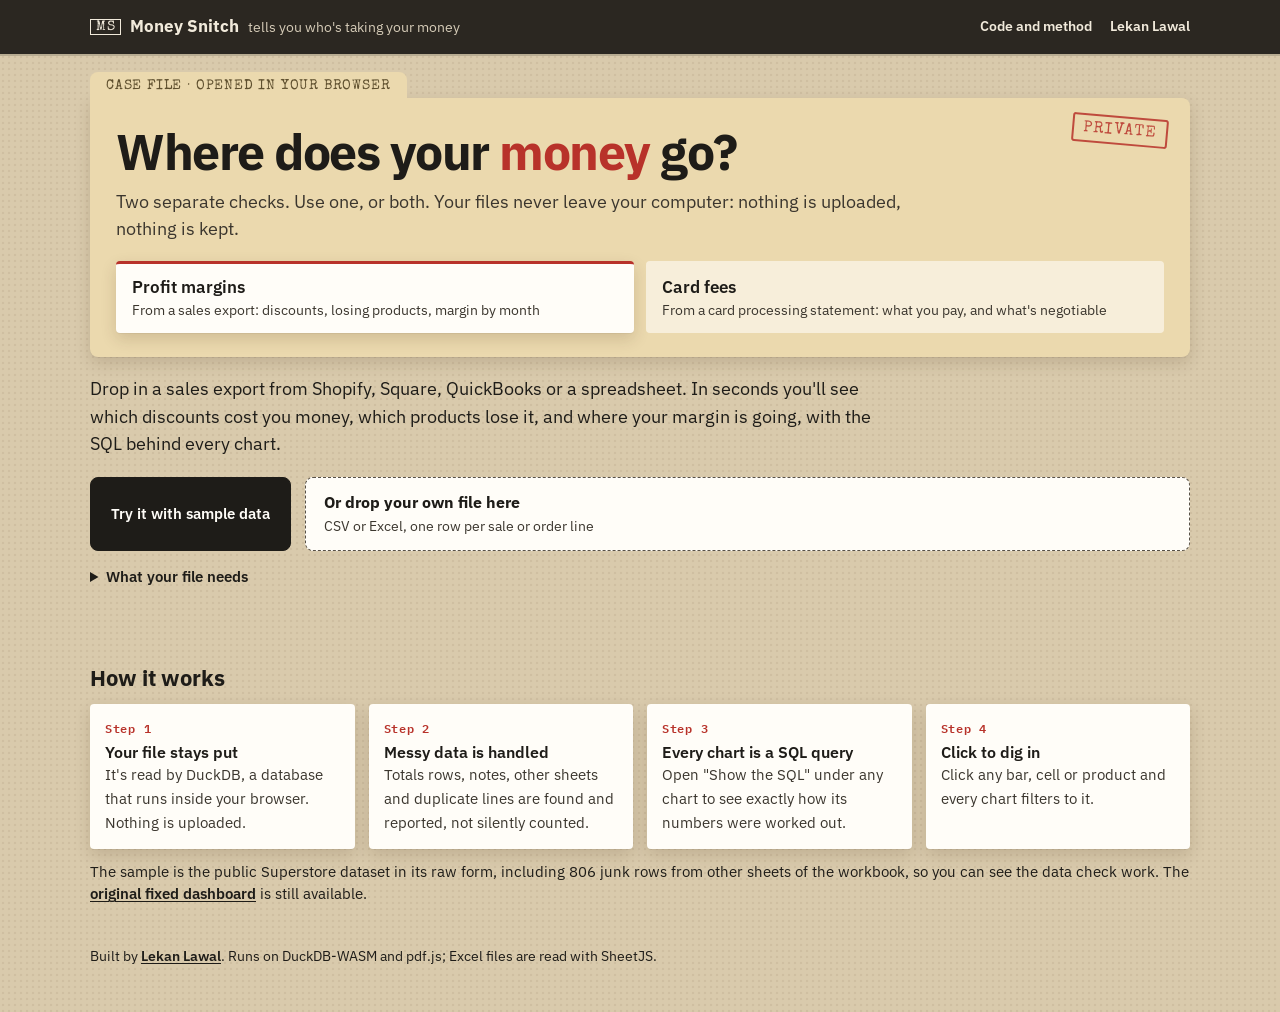
<file: index.html>
<!doctype html>
<html lang="en">
<head>
<meta charset="utf-8">
<meta name="viewport" content="width=device-width, initial-scale=1">
<title>Money Snitch | Lekan Lawal</title>
<meta name="description" content="Two checks for a small business, in your browser: drop in a sales export to see where your profit goes, or a card processing statement to see what you really pay to take cards and which part you can negotiate. Nothing is uploaded.">
<link rel="icon" href="https://lekanlawal1.github.io/portfolio-site/assets/favicon.svg" type="image/svg+xml">
<link rel="preconnect" href="https://fonts.googleapis.com">
<link rel="preconnect" href="https://fonts.gstatic.com" crossorigin>
<link href="https://fonts.googleapis.com/css2?family=IBM+Plex+Sans:wght@400;500;600;700&family=IBM+Plex+Mono:wght@500;600&family=Special+Elite&display=swap" rel="stylesheet">
<link rel="stylesheet" href="console/style.css?v=20261105">
<link rel="stylesheet" href="fees/fees.css?v=20261105">
<script src="https://lekanlawal1.github.io/portfolio-site/portfolio-bar.js" data-project="store" defer></script>
<script src="https://lekanlawal1.github.io/portfolio-site/warp.js"></script>
</head>
<body>
<nav class="topbar"><div class="in">
  <a class="brand" href="./"><i>MS</i>Money Snitch <small>tells you who's taking your money</small></a>
  <a class="pill" href="https://github.com/lekanlawal1/project1-bi-dashboard">Code and method</a>
  <a class="home" href="https://lekanlawal1.github.io/portfolio-site/#superstore">Lekan Lawal</a>
</div></nav>
<div class="band"></div>

<main class="wrap">
  <header class="hero">
    <span class="eyebrow">Case file · opened in your browser</span>
    <span class="stamp" aria-hidden="true">Private</span>
    <h1>Where does your <span class="hl">money</span> go?</h1>
    <p class="lead">Two separate checks. Use one, or both. Your files never leave your computer: nothing is uploaded, nothing is kept.</p>
    <div class="tabs" role="tablist" aria-label="Choose a check">
      <button type="button" role="tab" id="tab-margin" aria-controls="pane-margin" aria-selected="true">
        <b>Profit margins</b><span>From a sales export: discounts, losing products, margin by month</span></button>
      <button type="button" role="tab" id="tab-fees" aria-controls="pane-fees" aria-selected="false" tabindex="-1">
        <b>Card fees</b><span>From a card processing statement: what you pay, and what's negotiable</span></button>
    </div>
  </header>

  <!-- ============================================================ tab 1: margins -->
  <section id="pane-margin" role="tabpanel" aria-labelledby="tab-margin">
    <p class="lead">Drop in a sales export from Shopify, Square, QuickBooks or a spreadsheet. In seconds you'll see which
      discounts cost you money, which products lose it, and where your margin is going, with the SQL behind every chart.</p>
    <div class="start">
      <button type="button" class="btn primary" id="sample">Try it with sample data</button>
      <label class="drop" id="drop">
        <input type="file" id="file" accept=".csv,.xlsx,.xls,text/csv">
        <b>Or drop your own file here</b><span>CSV or Excel, one row per sale or order line</span>
      </label>
    </div>
    <details class="needs">
      <summary>What your file needs</summary>
      <div class="needs-body">
        <p><b>Required:</b> one row per sale or order line, with an <b>order date</b> and a <b>sales amount</b>.</p>
        <p><b>Each extra column unlocks more:</b></p>
        <ul>
          <li><b>Profit</b> or <b>cost</b>: margins and the products that lose money</li>
          <li><b>Discount</b> (a rate like 0.2, or a dollar amount): where discounting stops paying</li>
          <li><b>Category</b>, <b>product</b>, <b>region</b>: the breakdowns and the heatmap</li>
          <li><b>Quantity</b>, <b>customer</b>, <b>order ID</b>: used where they help</li>
        </ul>
        <p>Exports from Shopify, Square, Clover and QuickBooks work as they are; the column names don't need to match.
          For Excel files, the first sheet is read.</p>
        <a class="btn small" href="sample/money-snitch-template.csv" download>Download a template (CSV)</a>
      </div>
    </details>
    <p class="status" id="status" role="status"></p>

    <!-- step 2: confirm the columns -->
    <section class="panel" id="mapping" hidden>
      <h2>Which column is which?</h2>
      <p class="sub">From <b id="map-file"></b>. These are my best guesses: check them, change any that are wrong, then build
        your dashboard. Only the order date and sales are required.</p>
      <p class="map-summary" id="map-summary"></p>
      <div class="map-head" aria-hidden="true"><span></span><span>Your column</span><span></span><span>Becomes</span></div>
      <div class="map-grid" id="map-rows"></div>
      <div class="map-opts">
        <label>Date format <select id="date-format"></select></label>
        <span id="opt-discount" hidden>The discount column is
          <label><input type="radio" name="dk" value="rate" checked> a percentage or rate</label>
          <label><input type="radio" name="dk" value="amount"> a dollar amount</label></span>
        <span id="opt-cost" hidden>The cost column is
          <label><input type="radio" name="ck" value="total" checked> the total for the line</label>
          <label><input type="radio" name="ck" value="unit"> per unit (times quantity)</label></span>
      </div>
      <p class="warn" id="map-warn"></p>
      <button type="button" class="btn primary" id="build">Build my dashboard</button>
    </section>

    <!-- step 3: the dashboard -->
    <section id="dash" hidden>
      <div class="check" id="check"></div>
      <div class="both" id="both-margin" hidden></div>
      <div class="filters">
        <div class="range">
          <label>From <select id="from"></select></label>
          <label>to <select id="to"></select></label>
          <span class="presets"><button type="button" data-preset="0">All</button><button type="button" data-preset="12">Last 12 months</button><button type="button" data-preset="3">Last 3 months</button></span>
        </div>
        <div class="chips" id="chips"></div>
      </div>
      <div class="kpis" id="kpis"></div>
      <div class="findings" id="findings"></div>
      <div class="grid">
        <article class="card wide" id="c-monthly"></article>
        <article class="card" id="c-discount"></article>
        <article class="card" id="c-category"></article>
        <article class="card wide" id="c-heatmap"></article>
        <article class="card wide" id="c-pareto"></article>
        <article class="card wide" id="c-losers"></article>
      </div>
    </section>

    <section class="how">
      <h2>How it works</h2>
      <div class="steps">
        <div><i>1</i><b>Your file stays put</b><span>It's read by DuckDB, a database that runs inside your browser. Nothing is uploaded.</span></div>
        <div><i>2</i><b>Messy data is handled</b><span>Totals rows, notes, other sheets and duplicate lines are found and reported, not silently counted.</span></div>
        <div><i>3</i><b>Every chart is a SQL query</b><span>Open "Show the SQL" under any chart to see exactly how its numbers were worked out.</span></div>
        <div><i>4</i><b>Click to dig in</b><span>Click any bar, cell or product and every chart filters to it.</span></div>
      </div>
      <p class="note">The sample is the public Superstore dataset in its raw form, including 806 junk rows from other
        sheets of the workbook, so you can see the data check work. The <a href="dashboard/">original fixed dashboard</a>
        is still available.</p>
    </section>
  </section>

  <!-- ============================================================ tab 2: card fees -->
  <section id="pane-fees" role="tabpanel" aria-labelledby="tab-fees" hidden>
    <p class="lead">Drop in the monthly statement from your card processor (the PDF you download from their website), from the US or Canada.
      Every fee is checked: the statement has to add up to the cent, each interchange line is compared with the card
      networks' published rates, and every dollar is sorted into who got it. Only the processor's share is negotiable.</p>
    <div class="start">
      <div class="sample-pair">
        <button type="button" class="btn primary" id="fee-sample" data-fee-sample="sample/sample_statement.pdf" data-label="US sample statement">Try a US sample</button>
        <button type="button" class="btn" id="fee-sample-ca" data-fee-sample="sample/sample_statement_ca.pdf" data-label="Canadian sample statement">Try a Canadian sample</button>
        <button type="button" class="btn" id="fee-sample-other" data-fee-sample="sample/sample_statement_other.pdf" data-label="unfamiliar-layout sample">Try an unfamiliar layout</button>
      </div>
      <label class="drop" id="fee-drop">
        <input type="file" id="fee-file" accept=".pdf,application/pdf">
        <b>Or drop your statement here</b><span>PDF from any processor, US or Canada. Unfamiliar layouts are read by matching their own totals.</span>
      </label>
    </div>
    <p class="status" id="fee-status" role="status"></p>

    <section id="fee-dash" hidden>
      <div class="fee-summary" id="fee-summary"></div>
      <div class="both" id="both-fees" hidden></div>
      <div class="grid">
        <article class="card wide" id="f-split"></article>
        <article class="card wide" id="f-findings"></article>
        <article class="card" id="f-checks"></article>
        <article class="card" id="f-brands"></article>
        <article class="card wide" id="f-rates"></article>
        <article class="card wide" id="f-lines"></article>
        <article class="card" id="f-whatif"></article>
        <article class="card" id="f-days"></article>
      </div>
    </section>

    <section class="panel" id="quick">
      <h2>Quick check, for any statement</h2>
      <p class="sub">If your statement's layout isn't supported yet, two numbers from its summary still tell you your real rate. Drop it in above and the checker fills these in from its labelled totals for you to confirm.</p>
      <div class="quick-grid">
        <label>Card sales this month <span class="money-in"><i>$</i><input id="q-sales" inputmode="decimal" placeholder="e.g. 48,250.00"></span></label>
        <label>Total fees this month <span class="money-in"><i>$</i><input id="q-fees" inputmode="decimal" placeholder="e.g. 1,390.75"></span></label>
        <label>Interchange and card-network fees, if listed <span class="money-in"><i>$</i><input id="q-pass" inputmode="decimal" placeholder="optional"></span></label>
      </div>
      <div class="q-found" id="q-found" hidden></div>
      <p class="quick-out" id="q-out" aria-live="polite"></p>
    </section>

    <section class="how">
      <h2>How it works</h2>
      <div class="steps">
        <div><i>1</i><b>Your statement stays put</b><span>The PDF is read by pdf.js inside your browser. Nothing is uploaded or stored.</span></div>
        <div><i>2</i><b>It has to add up</b><span>Every fee line must match the statement's own totals to the cent, or no results are shown. That's also how unfamiliar layouts are read: the reader looks for the sections that add up exactly to the printed fee total.</span></div>
        <div><i>3</i><b>Checked against published rates</b><span>Each interchange line is compared with Visa's, Mastercard's and Amex's published rates for that program.</span></div>
        <div><i>4</i><b>Who got each dollar</b><span>Every fee is sorted, by written rules you can read, into card-issuing bank, card network or your processor.</span></div>
      </div>
      <p class="note">The samples are made-up businesses' statements in the same layouts as real ones, with a few problems
        planted on purpose. US rates are from Visa's April 2026 schedule, the Amex OptBlue pricing guide (Fall 2025) and a
        published summary of Mastercard's rates; Canadian rates from Visa Canada's own schedules, including the change on
        24 October 2026. Each line says which. This is a check, not financial advice.</p>
    </section>
  </section>
</main>
<div class="tip" id="tip" role="tooltip" hidden></div>
<footer class="wrap foot">Built by <a href="https://lekanlawal1.github.io/portfolio-site/">Lekan Lawal</a>. Runs on DuckDB-WASM and pdf.js; Excel files are read with SheetJS.</footer>
<script src="vendor/xlsx.mini.min.js"></script>
<script src="console/core.js?v=20261105"></script>
<script src="console/charts.js?v=20261105"></script>
<script src="console/app.js?v=20261105"></script>
<script src="fees/statement.js?v=20261105"></script>
<script src="fees/rates.js?v=20261105"></script>
<script src="fees/generic.js?v=20261105"></script>
<script src="fees/check.js?v=20261105"></script>
<script src="fees/feeapp.js?v=20261105"></script>
<script type="module" src="https://static.cloudflareinsights.com/beacon.min.js" data-cf-beacon='{"token": "50d455a6ac424591b8acaa97dc3975a9"}'></script>
</body>
</html>
</file>
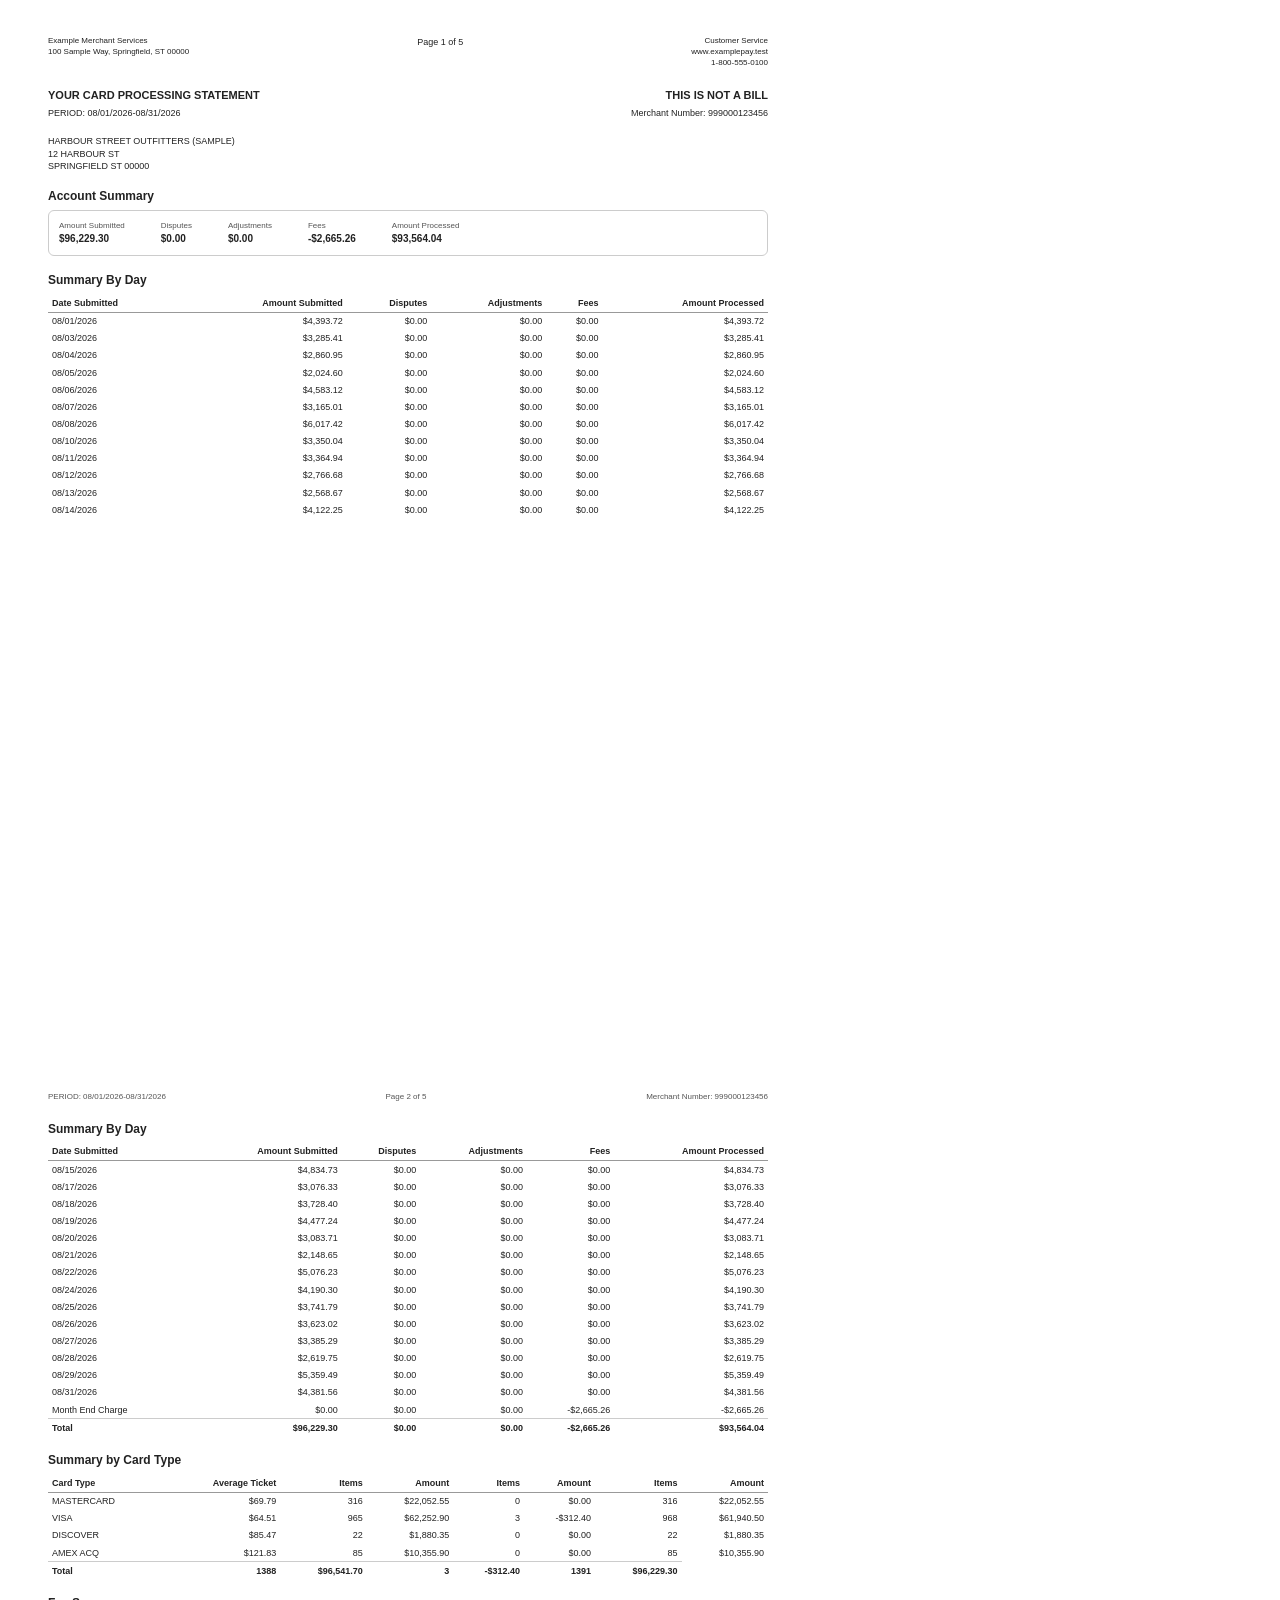
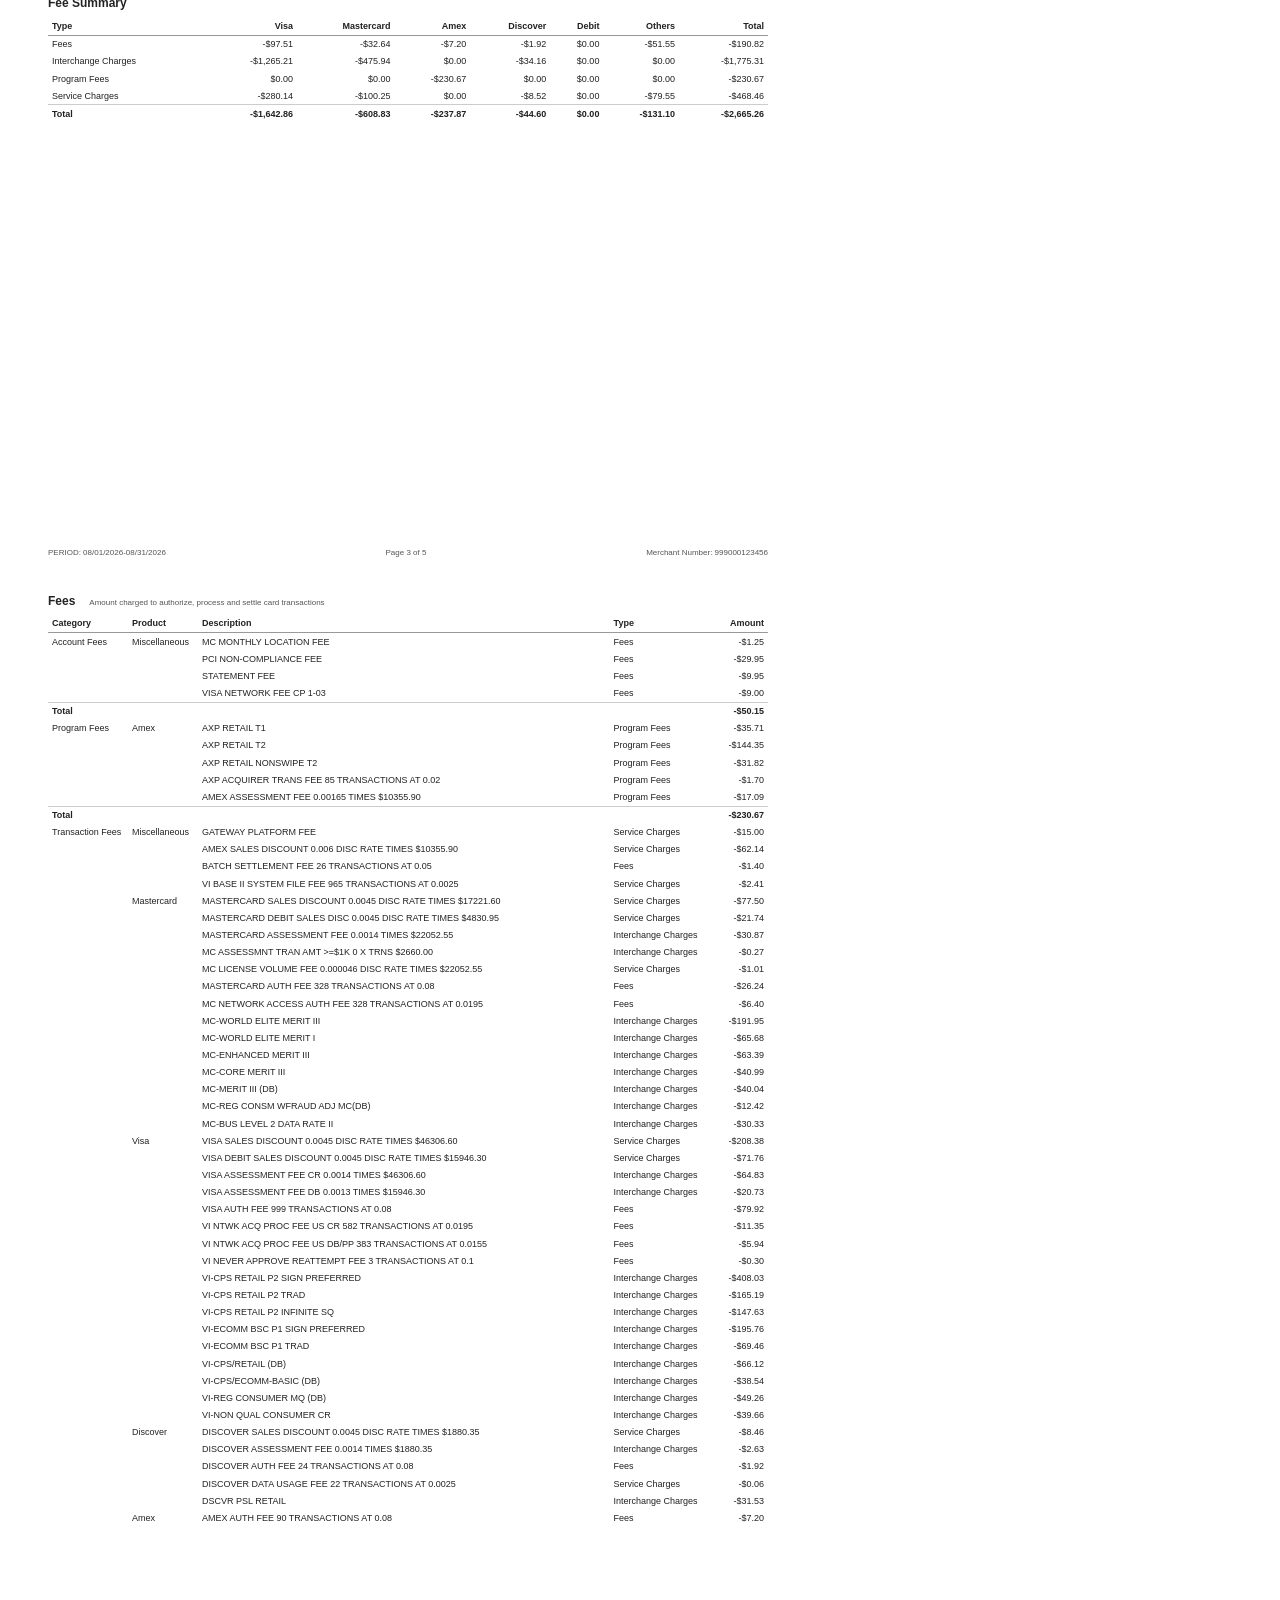
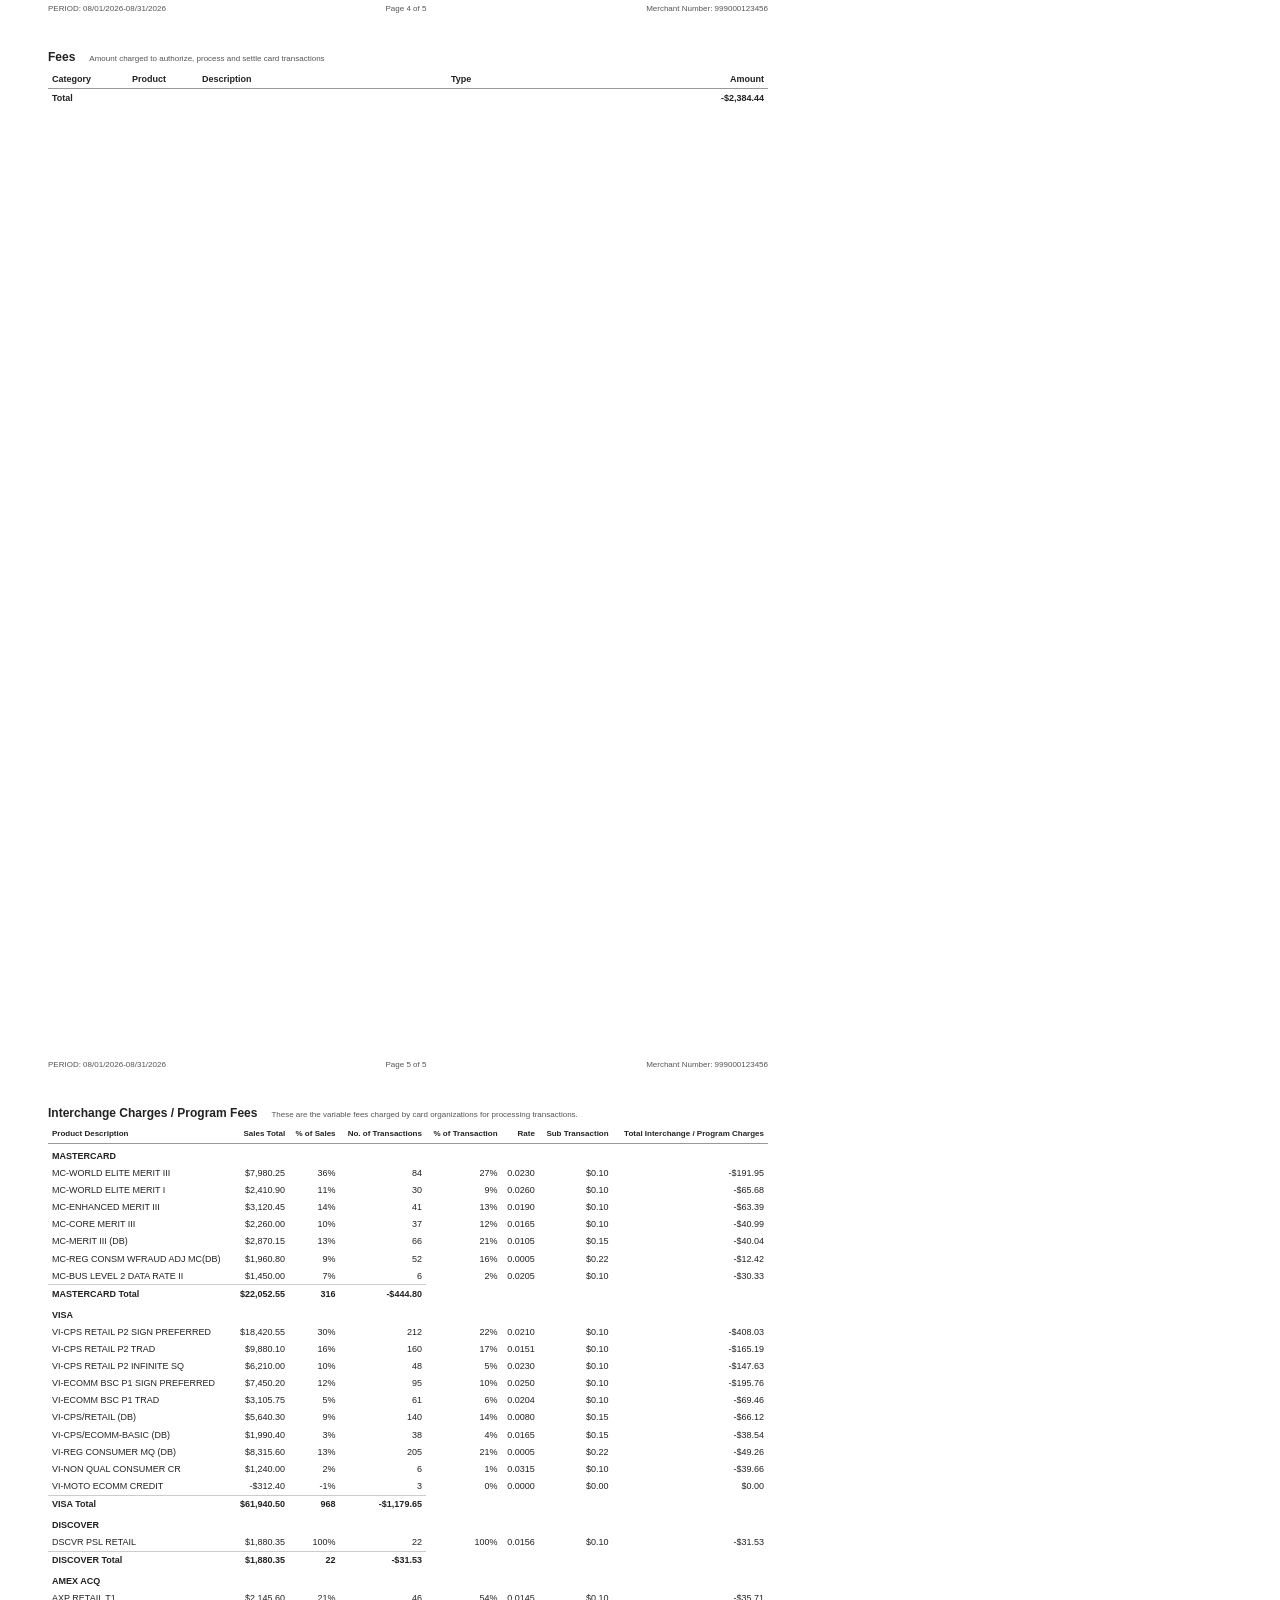
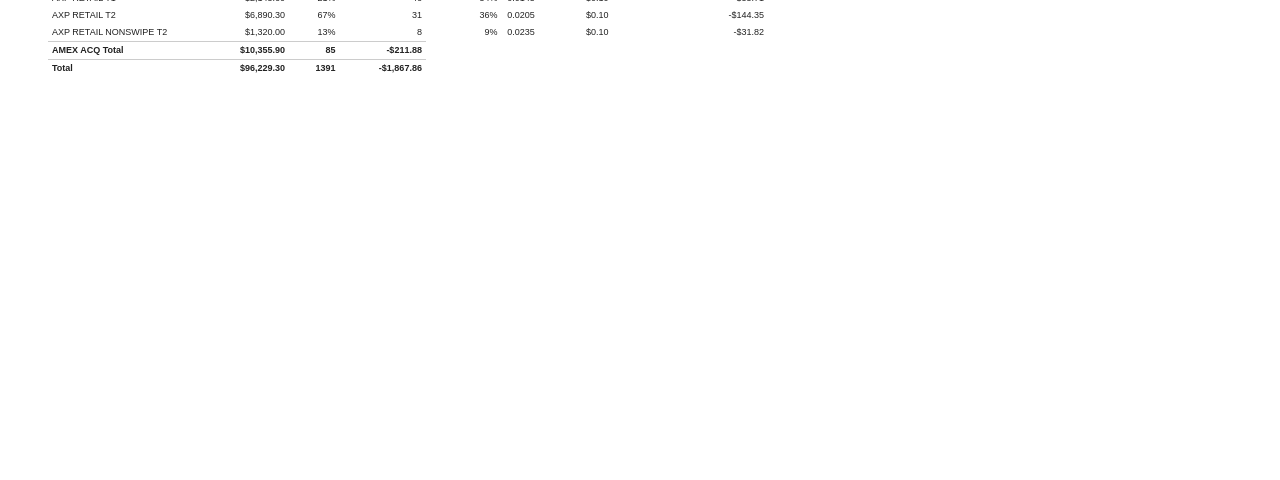
<file: sample/sample_statement.html>
<!doctype html><html><head><meta charset="utf-8"><title>Sample card processing statement</title><style>
@page { size: 612pt 792pt; margin: 0 }
* { box-sizing: border-box; margin: 0 }
body { font: 9px/1.35 Helvetica, Arial, sans-serif; color: #222 }
.page { width: 816px; height: 1056px; padding: 36px 48px; page-break-after: always; position: relative; overflow: hidden }
.ph { display: flex; justify-content: space-between; font-size: 8px; color: #555; margin-bottom: 18px }
.top { display: flex; justify-content: space-between; align-items: flex-start; margin-bottom: 20px }
.co, .cs { font-size: 8px } .cs { text-align: right }
.title { display: flex; justify-content: space-between; font-weight: 700; font-size: 11px; margin-top: 4px } .title.sm { font-size: 9px; font-weight: 400 }
.addr { margin: 16px 0 }
h2 { font-size: 12px; margin: 16px 0 6px }
.sec { display: flex; gap: 14px; align-items: baseline } .sec span { font-size: 8px; color: #555 }
.sumbox { display: flex; gap: 36px; border: 1px solid #ccc; padding: 10px; border-radius: 6px }
.sumbox small { display: block; font-size: 8px; color: #555 } .sumbox b { font-size: 10px }
table { border-collapse: collapse; width: 100% }
td { padding: 2.5px 4px; white-space: nowrap; vertical-align: baseline }
thead td { font-weight: 700; border-bottom: 1px solid #999 }
tr.tot td { font-weight: 700; border-top: 1px solid #ccc }
tr.brand td { font-weight: 700; padding-top: 6px }
table.days td:not(:first-child), table.cards td:not(:first-child), table.ftype td:not(:first-child) { text-align: right }
table.fees td:last-child, table.ic td:nth-child(n+2) { text-align: right }
table.fees td:nth-child(1) { width: 80px } table.fees td:nth-child(2) { width: 70px } table.fees td:nth-child(4) { width: 100px }
table.ic thead td { white-space: normal; font-size: 8px }
</style></head><body><div class="page"><div class="top"><div class="co">Example Merchant Services<br>100 Sample Way, Springfield, ST 00000</div><div class="pg">Page 1 of 5</div>
  <div class="cs">Customer Service<br>www.examplepay.test<br>1-800-555-0100</div></div>
  <div class="title"><span>YOUR CARD PROCESSING STATEMENT</span><span>THIS IS NOT A BILL</span></div>
  <div class="title sm"><span>PERIOD: 08/01/2026-08/31/2026</span><span>Merchant Number: 999000123456</span></div>
  <p class="addr">HARBOUR STREET OUTFITTERS (SAMPLE)<br>12 HARBOUR ST<br>SPRINGFIELD ST 00000</p>
  <h2>Account Summary</h2>
  <div class="sumbox"><div><small>Amount Submitted</small><b>$96,229.30</b></div><div><small>Disputes</small><b>$0.00</b></div><div><small>Adjustments</small><b>$0.00</b></div>
  <div><small>Fees</small><b>-$2,665.26</b></div><div><small>Amount Processed</small><b>$93,564.04</b></div></div>
  <h2>Summary By Day</h2><table class="days"><thead><tr><td>Date Submitted</td><td>Amount Submitted</td><td>Disputes</td><td>Adjustments</td><td>Fees</td><td>Amount Processed</td></tr></thead><tbody><tr><td>08/01/2026</td><td>$4,393.72</td><td>$0.00</td><td>$0.00</td><td>$0.00</td><td>$4,393.72</td></tr><tr><td>08/03/2026</td><td>$3,285.41</td><td>$0.00</td><td>$0.00</td><td>$0.00</td><td>$3,285.41</td></tr><tr><td>08/04/2026</td><td>$2,860.95</td><td>$0.00</td><td>$0.00</td><td>$0.00</td><td>$2,860.95</td></tr><tr><td>08/05/2026</td><td>$2,024.60</td><td>$0.00</td><td>$0.00</td><td>$0.00</td><td>$2,024.60</td></tr><tr><td>08/06/2026</td><td>$4,583.12</td><td>$0.00</td><td>$0.00</td><td>$0.00</td><td>$4,583.12</td></tr><tr><td>08/07/2026</td><td>$3,165.01</td><td>$0.00</td><td>$0.00</td><td>$0.00</td><td>$3,165.01</td></tr><tr><td>08/08/2026</td><td>$6,017.42</td><td>$0.00</td><td>$0.00</td><td>$0.00</td><td>$6,017.42</td></tr><tr><td>08/10/2026</td><td>$3,350.04</td><td>$0.00</td><td>$0.00</td><td>$0.00</td><td>$3,350.04</td></tr><tr><td>08/11/2026</td><td>$3,364.94</td><td>$0.00</td><td>$0.00</td><td>$0.00</td><td>$3,364.94</td></tr><tr><td>08/12/2026</td><td>$2,766.68</td><td>$0.00</td><td>$0.00</td><td>$0.00</td><td>$2,766.68</td></tr><tr><td>08/13/2026</td><td>$2,568.67</td><td>$0.00</td><td>$0.00</td><td>$0.00</td><td>$2,568.67</td></tr><tr><td>08/14/2026</td><td>$4,122.25</td><td>$0.00</td><td>$0.00</td><td>$0.00</td><td>$4,122.25</td></tr></tbody></table></div><div class="page"><div class="ph"><span>PERIOD: 08/01/2026-08/31/2026</span><span>Page 2 of 5</span><span>Merchant Number: 999000123456</span></div><h2>Summary By Day</h2><table class="days"><thead><tr><td>Date Submitted</td><td>Amount Submitted</td><td>Disputes</td><td>Adjustments</td><td>Fees</td><td>Amount Processed</td></tr></thead><tbody><tr><td>08/15/2026</td><td>$4,834.73</td><td>$0.00</td><td>$0.00</td><td>$0.00</td><td>$4,834.73</td></tr><tr><td>08/17/2026</td><td>$3,076.33</td><td>$0.00</td><td>$0.00</td><td>$0.00</td><td>$3,076.33</td></tr><tr><td>08/18/2026</td><td>$3,728.40</td><td>$0.00</td><td>$0.00</td><td>$0.00</td><td>$3,728.40</td></tr><tr><td>08/19/2026</td><td>$4,477.24</td><td>$0.00</td><td>$0.00</td><td>$0.00</td><td>$4,477.24</td></tr><tr><td>08/20/2026</td><td>$3,083.71</td><td>$0.00</td><td>$0.00</td><td>$0.00</td><td>$3,083.71</td></tr><tr><td>08/21/2026</td><td>$2,148.65</td><td>$0.00</td><td>$0.00</td><td>$0.00</td><td>$2,148.65</td></tr><tr><td>08/22/2026</td><td>$5,076.23</td><td>$0.00</td><td>$0.00</td><td>$0.00</td><td>$5,076.23</td></tr><tr><td>08/24/2026</td><td>$4,190.30</td><td>$0.00</td><td>$0.00</td><td>$0.00</td><td>$4,190.30</td></tr><tr><td>08/25/2026</td><td>$3,741.79</td><td>$0.00</td><td>$0.00</td><td>$0.00</td><td>$3,741.79</td></tr><tr><td>08/26/2026</td><td>$3,623.02</td><td>$0.00</td><td>$0.00</td><td>$0.00</td><td>$3,623.02</td></tr><tr><td>08/27/2026</td><td>$3,385.29</td><td>$0.00</td><td>$0.00</td><td>$0.00</td><td>$3,385.29</td></tr><tr><td>08/28/2026</td><td>$2,619.75</td><td>$0.00</td><td>$0.00</td><td>$0.00</td><td>$2,619.75</td></tr><tr><td>08/29/2026</td><td>$5,359.49</td><td>$0.00</td><td>$0.00</td><td>$0.00</td><td>$5,359.49</td></tr><tr><td>08/31/2026</td><td>$4,381.56</td><td>$0.00</td><td>$0.00</td><td>$0.00</td><td>$4,381.56</td></tr><tr><td>Month End Charge</td><td>$0.00</td><td>$0.00</td><td>$0.00</td><td>-$2,665.26</td><td>-$2,665.26</td></tr><tr class="tot"><td>Total</td><td>$96,229.30</td><td>$0.00</td><td>$0.00</td><td>-$2,665.26</td><td>$93,564.04</td></tr></tbody></table><h2>Summary by Card Type</h2><table class="cards"><thead><tr><td>Card Type</td><td>Average Ticket</td><td>Items</td><td>Amount</td><td>Items</td><td>Amount</td><td>Items</td><td>Amount</td></tr></thead><tbody><tr><td>MASTERCARD</td><td>$69.79</td><td>316</td><td>$22,052.55</td><td>0</td><td>$0.00</td><td>316</td><td>$22,052.55</td></tr><tr><td>VISA</td><td>$64.51</td><td>965</td><td>$62,252.90</td><td>3</td><td>-$312.40</td><td>968</td><td>$61,940.50</td></tr><tr><td>DISCOVER</td><td>$85.47</td><td>22</td><td>$1,880.35</td><td>0</td><td>$0.00</td><td>22</td><td>$1,880.35</td></tr><tr><td>AMEX ACQ</td><td>$121.83</td><td>85</td><td>$10,355.90</td><td>0</td><td>$0.00</td><td>85</td><td>$10,355.90</td></tr><tr class="tot"><td>Total</td><td>1388</td><td>$96,541.70</td><td>3</td><td>-$312.40</td><td>1391</td><td>$96,229.30</td></tr></tbody></table><h2>Fee Summary</h2><table class="ftype"><thead><tr><td>Type</td><td>Visa</td><td>Mastercard</td><td>Amex</td><td>Discover</td><td>Debit</td><td>Others</td><td>Total</td></tr></thead><tbody><tr><td>Fees</td><td>-$97.51</td><td>-$32.64</td><td>-$7.20</td><td>-$1.92</td><td>$0.00</td><td>-$51.55</td><td>-$190.82</td></tr><tr><td>Interchange Charges</td><td>-$1,265.21</td><td>-$475.94</td><td>$0.00</td><td>-$34.16</td><td>$0.00</td><td>$0.00</td><td>-$1,775.31</td></tr><tr><td>Program Fees</td><td>$0.00</td><td>$0.00</td><td>-$230.67</td><td>$0.00</td><td>$0.00</td><td>$0.00</td><td>-$230.67</td></tr><tr><td>Service Charges</td><td>-$280.14</td><td>-$100.25</td><td>$0.00</td><td>-$8.52</td><td>$0.00</td><td>-$79.55</td><td>-$468.46</td></tr><tr class="tot"><td>Total</td><td>-$1,642.86</td><td>-$608.83</td><td>-$237.87</td><td>-$44.60</td><td>$0.00</td><td>-$131.10</td><td>-$2,665.26</td></tr></tbody></table></div><div class="page"><div class="ph"><span>PERIOD: 08/01/2026-08/31/2026</span><span>Page 3 of 5</span><span>Merchant Number: 999000123456</span></div><div class="sec"><h2>Fees</h2><span>Amount charged to authorize, process and settle card transactions</span></div><table class="fees"><thead><tr><td>Category</td><td>Product</td><td>Description</td><td>Type</td><td>Amount</td></tr></thead><tbody><tr><td>Account Fees</td><td>Miscellaneous</td><td>MC MONTHLY LOCATION FEE</td><td>Fees</td><td>-$1.25</td></tr><tr><td></td><td></td><td>PCI NON-COMPLIANCE FEE</td><td>Fees</td><td>-$29.95</td></tr><tr><td></td><td></td><td>STATEMENT FEE</td><td>Fees</td><td>-$9.95</td></tr><tr><td></td><td></td><td>VISA NETWORK FEE CP 1-03</td><td>Fees</td><td>-$9.00</td></tr><tr class="tot"><td>Total</td><td></td><td></td><td></td><td>-$50.15</td></tr><tr><td>Program Fees</td><td>Amex</td><td>AXP RETAIL T1</td><td>Program Fees</td><td>-$35.71</td></tr><tr><td></td><td></td><td>AXP RETAIL T2</td><td>Program Fees</td><td>-$144.35</td></tr><tr><td></td><td></td><td>AXP RETAIL NONSWIPE T2</td><td>Program Fees</td><td>-$31.82</td></tr><tr><td></td><td></td><td>AXP ACQUIRER TRANS FEE 85 TRANSACTIONS AT 0.02</td><td>Program Fees</td><td>-$1.70</td></tr><tr><td></td><td></td><td>AMEX ASSESSMENT FEE 0.00165 TIMES $10355.90</td><td>Program Fees</td><td>-$17.09</td></tr><tr class="tot"><td>Total</td><td></td><td></td><td></td><td>-$230.67</td></tr><tr><td>Transaction Fees</td><td>Miscellaneous</td><td>GATEWAY PLATFORM FEE</td><td>Service Charges</td><td>-$15.00</td></tr><tr><td></td><td></td><td>AMEX SALES DISCOUNT 0.006 DISC RATE TIMES $10355.90</td><td>Service Charges</td><td>-$62.14</td></tr><tr><td></td><td></td><td>BATCH SETTLEMENT FEE 26 TRANSACTIONS AT 0.05</td><td>Fees</td><td>-$1.40</td></tr><tr><td></td><td></td><td>VI BASE II SYSTEM FILE FEE 965 TRANSACTIONS AT 0.0025</td><td>Service Charges</td><td>-$2.41</td></tr><tr><td></td><td>Mastercard</td><td>MASTERCARD SALES DISCOUNT 0.0045 DISC RATE TIMES $17221.60</td><td>Service Charges</td><td>-$77.50</td></tr><tr><td></td><td></td><td>MASTERCARD DEBIT SALES DISC 0.0045 DISC RATE TIMES $4830.95</td><td>Service Charges</td><td>-$21.74</td></tr><tr><td></td><td></td><td>MASTERCARD ASSESSMENT FEE 0.0014 TIMES $22052.55</td><td>Interchange Charges</td><td>-$30.87</td></tr><tr><td></td><td></td><td>MC ASSESSMNT TRAN AMT &gt;=$1K 0 X TRNS $2660.00</td><td>Interchange Charges</td><td>-$0.27</td></tr><tr><td></td><td></td><td>MC LICENSE VOLUME FEE 0.000046 DISC RATE TIMES $22052.55</td><td>Service Charges</td><td>-$1.01</td></tr><tr><td></td><td></td><td>MASTERCARD AUTH FEE 328 TRANSACTIONS AT 0.08</td><td>Fees</td><td>-$26.24</td></tr><tr><td></td><td></td><td>MC NETWORK ACCESS AUTH FEE 328 TRANSACTIONS AT 0.0195</td><td>Fees</td><td>-$6.40</td></tr><tr><td></td><td></td><td>MC-WORLD ELITE MERIT III</td><td>Interchange Charges</td><td>-$191.95</td></tr><tr><td></td><td></td><td>MC-WORLD ELITE MERIT I</td><td>Interchange Charges</td><td>-$65.68</td></tr><tr><td></td><td></td><td>MC-ENHANCED MERIT III</td><td>Interchange Charges</td><td>-$63.39</td></tr><tr><td></td><td></td><td>MC-CORE MERIT III</td><td>Interchange Charges</td><td>-$40.99</td></tr><tr><td></td><td></td><td>MC-MERIT III (DB)</td><td>Interchange Charges</td><td>-$40.04</td></tr><tr><td></td><td></td><td>MC-REG CONSM WFRAUD ADJ MC(DB)</td><td>Interchange Charges</td><td>-$12.42</td></tr><tr><td></td><td></td><td>MC-BUS LEVEL 2 DATA RATE II</td><td>Interchange Charges</td><td>-$30.33</td></tr><tr><td></td><td>Visa</td><td>VISA SALES DISCOUNT 0.0045 DISC RATE TIMES $46306.60</td><td>Service Charges</td><td>-$208.38</td></tr><tr><td></td><td></td><td>VISA DEBIT SALES DISCOUNT 0.0045 DISC RATE TIMES $15946.30</td><td>Service Charges</td><td>-$71.76</td></tr><tr><td></td><td></td><td>VISA ASSESSMENT FEE CR 0.0014 TIMES $46306.60</td><td>Interchange Charges</td><td>-$64.83</td></tr><tr><td></td><td></td><td>VISA ASSESSMENT FEE DB 0.0013 TIMES $15946.30</td><td>Interchange Charges</td><td>-$20.73</td></tr><tr><td></td><td></td><td>VISA AUTH FEE 999 TRANSACTIONS AT 0.08</td><td>Fees</td><td>-$79.92</td></tr><tr><td></td><td></td><td>VI NTWK ACQ PROC FEE US CR 582 TRANSACTIONS AT 0.0195</td><td>Fees</td><td>-$11.35</td></tr><tr><td></td><td></td><td>VI NTWK ACQ PROC FEE US DB/PP 383 TRANSACTIONS AT 0.0155</td><td>Fees</td><td>-$5.94</td></tr><tr><td></td><td></td><td>VI NEVER APPROVE REATTEMPT FEE 3 TRANSACTIONS AT 0.1</td><td>Fees</td><td>-$0.30</td></tr><tr><td></td><td></td><td>VI-CPS RETAIL P2 SIGN PREFERRED</td><td>Interchange Charges</td><td>-$408.03</td></tr><tr><td></td><td></td><td>VI-CPS RETAIL P2 TRAD</td><td>Interchange Charges</td><td>-$165.19</td></tr><tr><td></td><td></td><td>VI-CPS RETAIL P2 INFINITE SQ</td><td>Interchange Charges</td><td>-$147.63</td></tr><tr><td></td><td></td><td>VI-ECOMM BSC P1 SIGN PREFERRED</td><td>Interchange Charges</td><td>-$195.76</td></tr><tr><td></td><td></td><td>VI-ECOMM BSC P1 TRAD</td><td>Interchange Charges</td><td>-$69.46</td></tr><tr><td></td><td></td><td>VI-CPS/RETAIL (DB)</td><td>Interchange Charges</td><td>-$66.12</td></tr><tr><td></td><td></td><td>VI-CPS/ECOMM-BASIC (DB)</td><td>Interchange Charges</td><td>-$38.54</td></tr><tr><td></td><td></td><td>VI-REG CONSUMER MQ (DB)</td><td>Interchange Charges</td><td>-$49.26</td></tr><tr><td></td><td></td><td>VI-NON QUAL CONSUMER CR</td><td>Interchange Charges</td><td>-$39.66</td></tr><tr><td></td><td>Discover</td><td>DISCOVER SALES DISCOUNT 0.0045 DISC RATE TIMES $1880.35</td><td>Service Charges</td><td>-$8.46</td></tr><tr><td></td><td></td><td>DISCOVER ASSESSMENT FEE 0.0014 TIMES $1880.35</td><td>Interchange Charges</td><td>-$2.63</td></tr><tr><td></td><td></td><td>DISCOVER AUTH FEE 24 TRANSACTIONS AT 0.08</td><td>Fees</td><td>-$1.92</td></tr><tr><td></td><td></td><td>DISCOVER DATA USAGE FEE 22 TRANSACTIONS AT 0.0025</td><td>Service Charges</td><td>-$0.06</td></tr><tr><td></td><td></td><td>DSCVR PSL RETAIL</td><td>Interchange Charges</td><td>-$31.53</td></tr><tr><td></td><td>Amex</td><td>AMEX AUTH FEE 90 TRANSACTIONS AT 0.08</td><td>Fees</td><td>-$7.20</td></tr></tbody></table></div><div class="page"><div class="ph"><span>PERIOD: 08/01/2026-08/31/2026</span><span>Page 4 of 5</span><span>Merchant Number: 999000123456</span></div><div class="sec"><h2>Fees</h2><span>Amount charged to authorize, process and settle card transactions</span></div><table class="fees"><thead><tr><td>Category</td><td>Product</td><td>Description</td><td>Type</td><td>Amount</td></tr></thead><tbody><tr class="tot"><td>Total</td><td></td><td></td><td></td><td>-$2,384.44</td></tr></tbody></table></div><div class="page"><div class="ph"><span>PERIOD: 08/01/2026-08/31/2026</span><span>Page 5 of 5</span><span>Merchant Number: 999000123456</span></div><div class="sec"><h2>Interchange Charges / Program Fees</h2><span>These are the variable fees charged by card organizations for processing transactions.</span></div><table class="ic"><thead><tr><td>Product Description</td><td>Sales Total</td><td>% of Sales</td><td>No. of Transactions</td><td>% of Transaction</td><td>Rate</td><td>Sub Transaction</td><td>Total Interchange / Program Charges</td></tr></thead><tbody><tr class="brand"><td>MASTERCARD</td></tr><tr><td>MC-WORLD ELITE MERIT III</td><td>$7,980.25</td><td>36%</td><td>84</td><td>27%</td><td>0.0230</td><td>$0.10</td><td>-$191.95</td></tr><tr><td>MC-WORLD ELITE MERIT I</td><td>$2,410.90</td><td>11%</td><td>30</td><td>9%</td><td>0.0260</td><td>$0.10</td><td>-$65.68</td></tr><tr><td>MC-ENHANCED MERIT III</td><td>$3,120.45</td><td>14%</td><td>41</td><td>13%</td><td>0.0190</td><td>$0.10</td><td>-$63.39</td></tr><tr><td>MC-CORE MERIT III</td><td>$2,260.00</td><td>10%</td><td>37</td><td>12%</td><td>0.0165</td><td>$0.10</td><td>-$40.99</td></tr><tr><td>MC-MERIT III (DB)</td><td>$2,870.15</td><td>13%</td><td>66</td><td>21%</td><td>0.0105</td><td>$0.15</td><td>-$40.04</td></tr><tr><td>MC-REG CONSM WFRAUD ADJ MC(DB)</td><td>$1,960.80</td><td>9%</td><td>52</td><td>16%</td><td>0.0005</td><td>$0.22</td><td>-$12.42</td></tr><tr><td>MC-BUS LEVEL 2 DATA RATE II</td><td>$1,450.00</td><td>7%</td><td>6</td><td>2%</td><td>0.0205</td><td>$0.10</td><td>-$30.33</td></tr><tr class="tot"><td>MASTERCARD Total</td><td>$22,052.55</td><td>316</td><td>-$444.80</td></tr><tr class="brand"><td>VISA</td></tr><tr><td>VI-CPS RETAIL P2 SIGN PREFERRED</td><td>$18,420.55</td><td>30%</td><td>212</td><td>22%</td><td>0.0210</td><td>$0.10</td><td>-$408.03</td></tr><tr><td>VI-CPS RETAIL P2 TRAD</td><td>$9,880.10</td><td>16%</td><td>160</td><td>17%</td><td>0.0151</td><td>$0.10</td><td>-$165.19</td></tr><tr><td>VI-CPS RETAIL P2 INFINITE SQ</td><td>$6,210.00</td><td>10%</td><td>48</td><td>5%</td><td>0.0230</td><td>$0.10</td><td>-$147.63</td></tr><tr><td>VI-ECOMM BSC P1 SIGN PREFERRED</td><td>$7,450.20</td><td>12%</td><td>95</td><td>10%</td><td>0.0250</td><td>$0.10</td><td>-$195.76</td></tr><tr><td>VI-ECOMM BSC P1 TRAD</td><td>$3,105.75</td><td>5%</td><td>61</td><td>6%</td><td>0.0204</td><td>$0.10</td><td>-$69.46</td></tr><tr><td>VI-CPS/RETAIL (DB)</td><td>$5,640.30</td><td>9%</td><td>140</td><td>14%</td><td>0.0080</td><td>$0.15</td><td>-$66.12</td></tr><tr><td>VI-CPS/ECOMM-BASIC (DB)</td><td>$1,990.40</td><td>3%</td><td>38</td><td>4%</td><td>0.0165</td><td>$0.15</td><td>-$38.54</td></tr><tr><td>VI-REG CONSUMER MQ (DB)</td><td>$8,315.60</td><td>13%</td><td>205</td><td>21%</td><td>0.0005</td><td>$0.22</td><td>-$49.26</td></tr><tr><td>VI-NON QUAL CONSUMER CR</td><td>$1,240.00</td><td>2%</td><td>6</td><td>1%</td><td>0.0315</td><td>$0.10</td><td>-$39.66</td></tr><tr><td>VI-MOTO ECOMM CREDIT</td><td>-$312.40</td><td>-1%</td><td>3</td><td>0%</td><td>0.0000</td><td>$0.00</td><td>$0.00</td></tr><tr class="tot"><td>VISA Total</td><td>$61,940.50</td><td>968</td><td>-$1,179.65</td></tr><tr class="brand"><td>DISCOVER</td></tr><tr><td>DSCVR PSL RETAIL</td><td>$1,880.35</td><td>100%</td><td>22</td><td>100%</td><td>0.0156</td><td>$0.10</td><td>-$31.53</td></tr><tr class="tot"><td>DISCOVER Total</td><td>$1,880.35</td><td>22</td><td>-$31.53</td></tr><tr class="brand"><td>AMEX ACQ</td></tr><tr><td>AXP RETAIL T1</td><td>$2,145.60</td><td>21%</td><td>46</td><td>54%</td><td>0.0145</td><td>$0.10</td><td>-$35.71</td></tr><tr><td>AXP RETAIL T2</td><td>$6,890.30</td><td>67%</td><td>31</td><td>36%</td><td>0.0205</td><td>$0.10</td><td>-$144.35</td></tr><tr><td>AXP RETAIL NONSWIPE T2</td><td>$1,320.00</td><td>13%</td><td>8</td><td>9%</td><td>0.0235</td><td>$0.10</td><td>-$31.82</td></tr><tr class="tot"><td>AMEX ACQ Total</td><td>$10,355.90</td><td>85</td><td>-$211.88</td></tr><tr class="tot"><td>Total</td><td>$96,229.30</td><td>1391</td><td>-$1,867.86</td></tr></tbody></table></div></body></html>
</file>
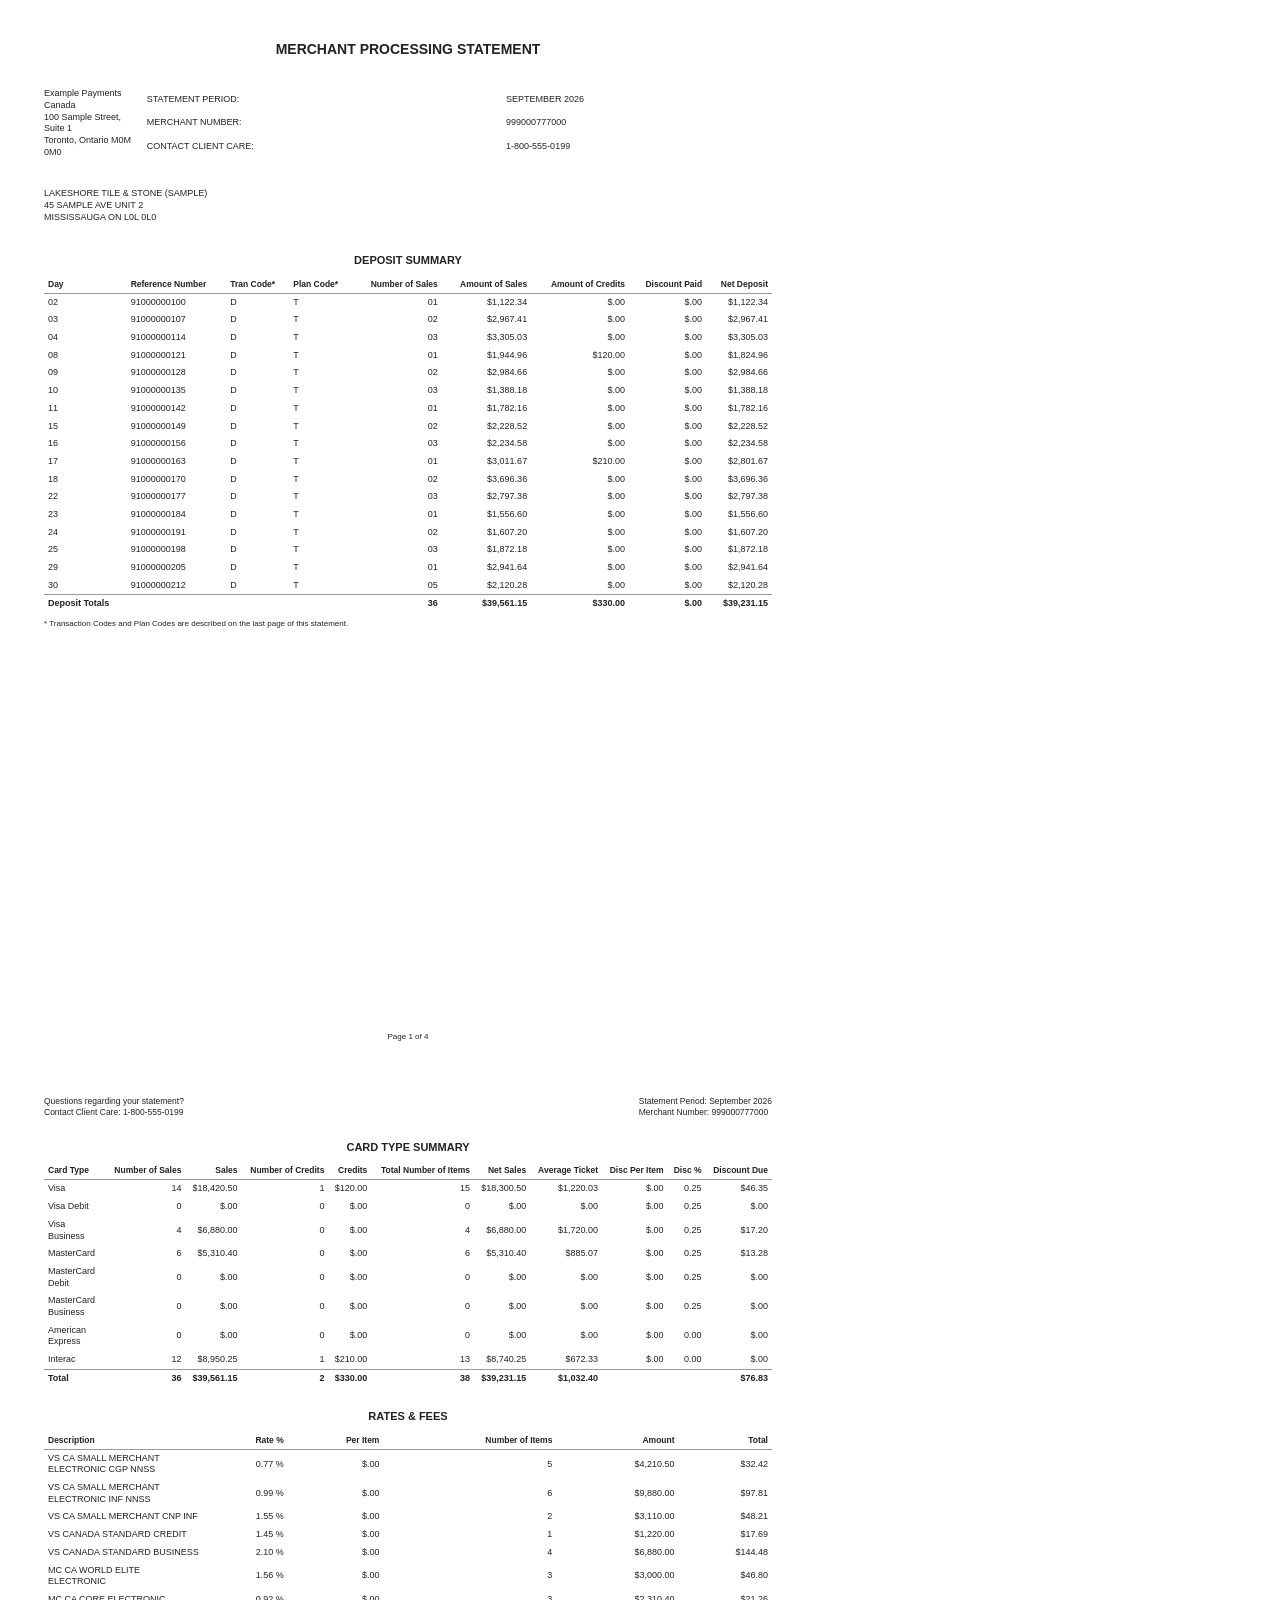
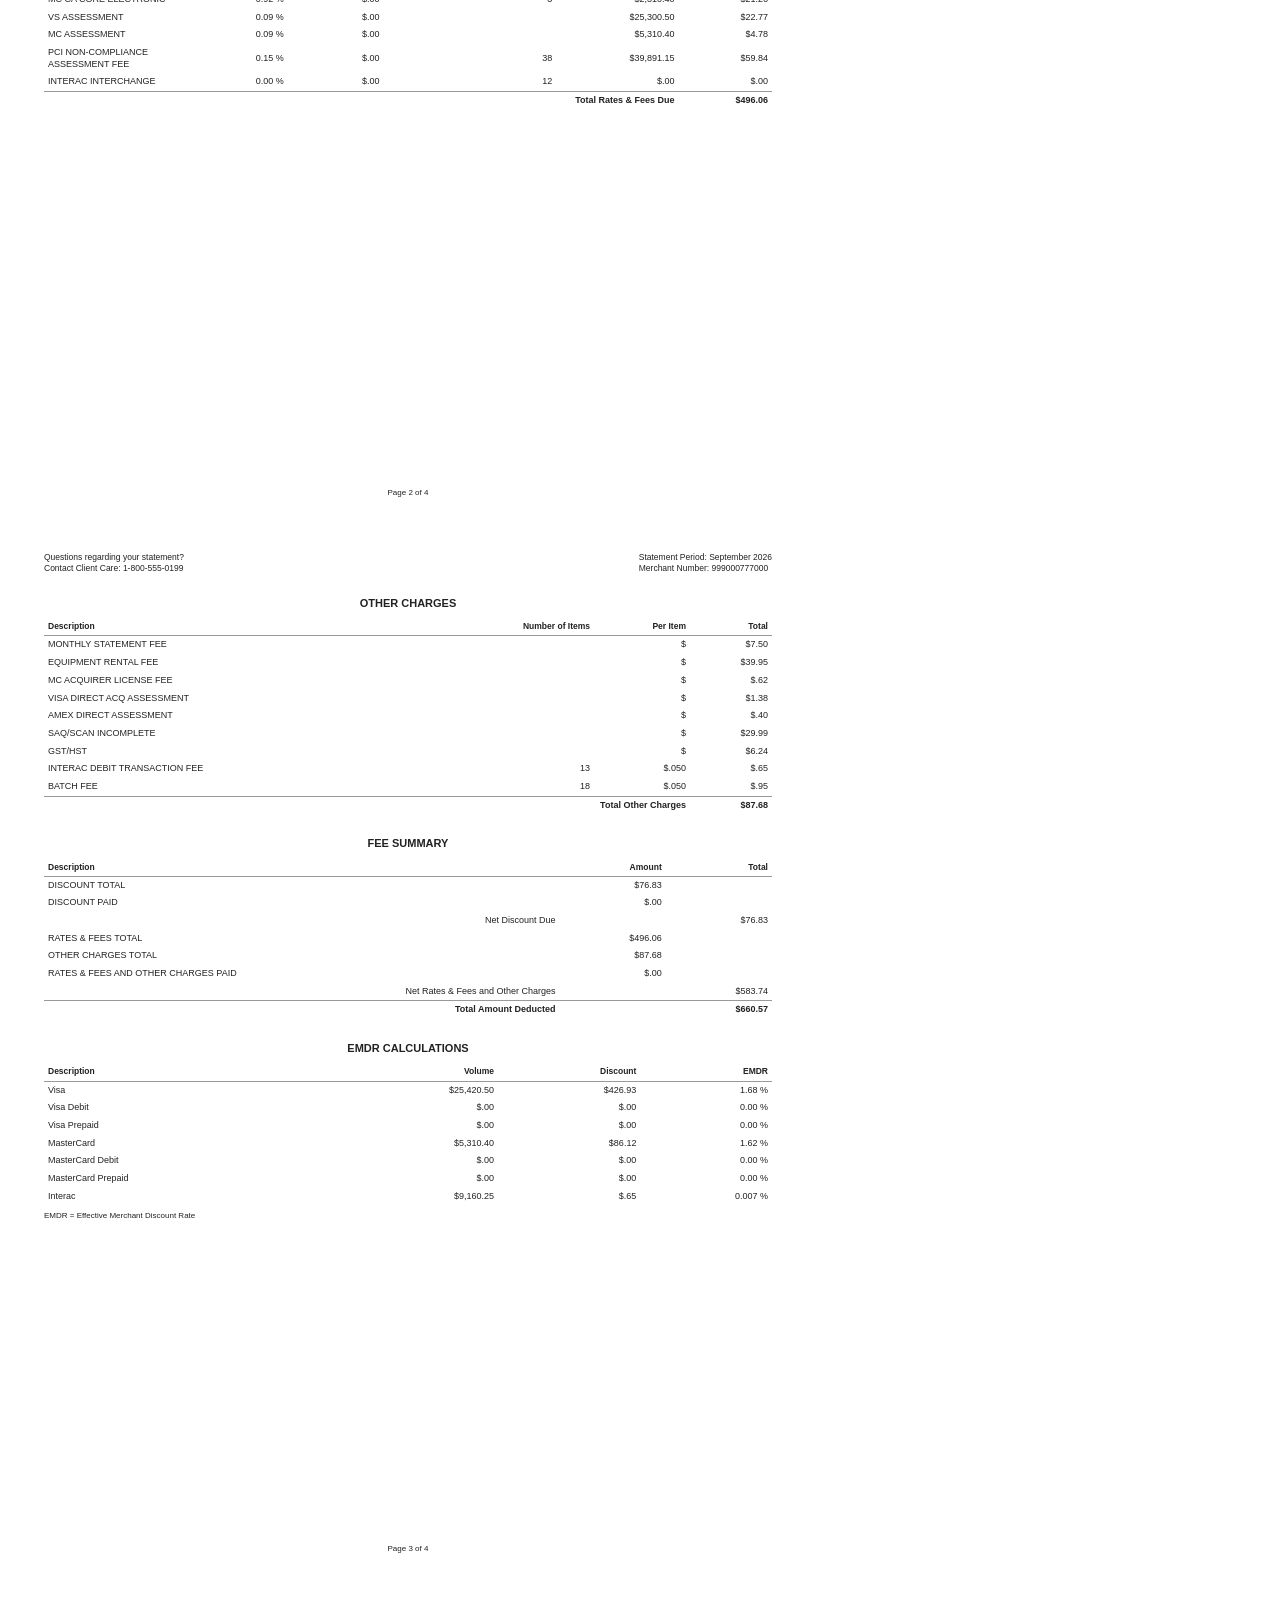
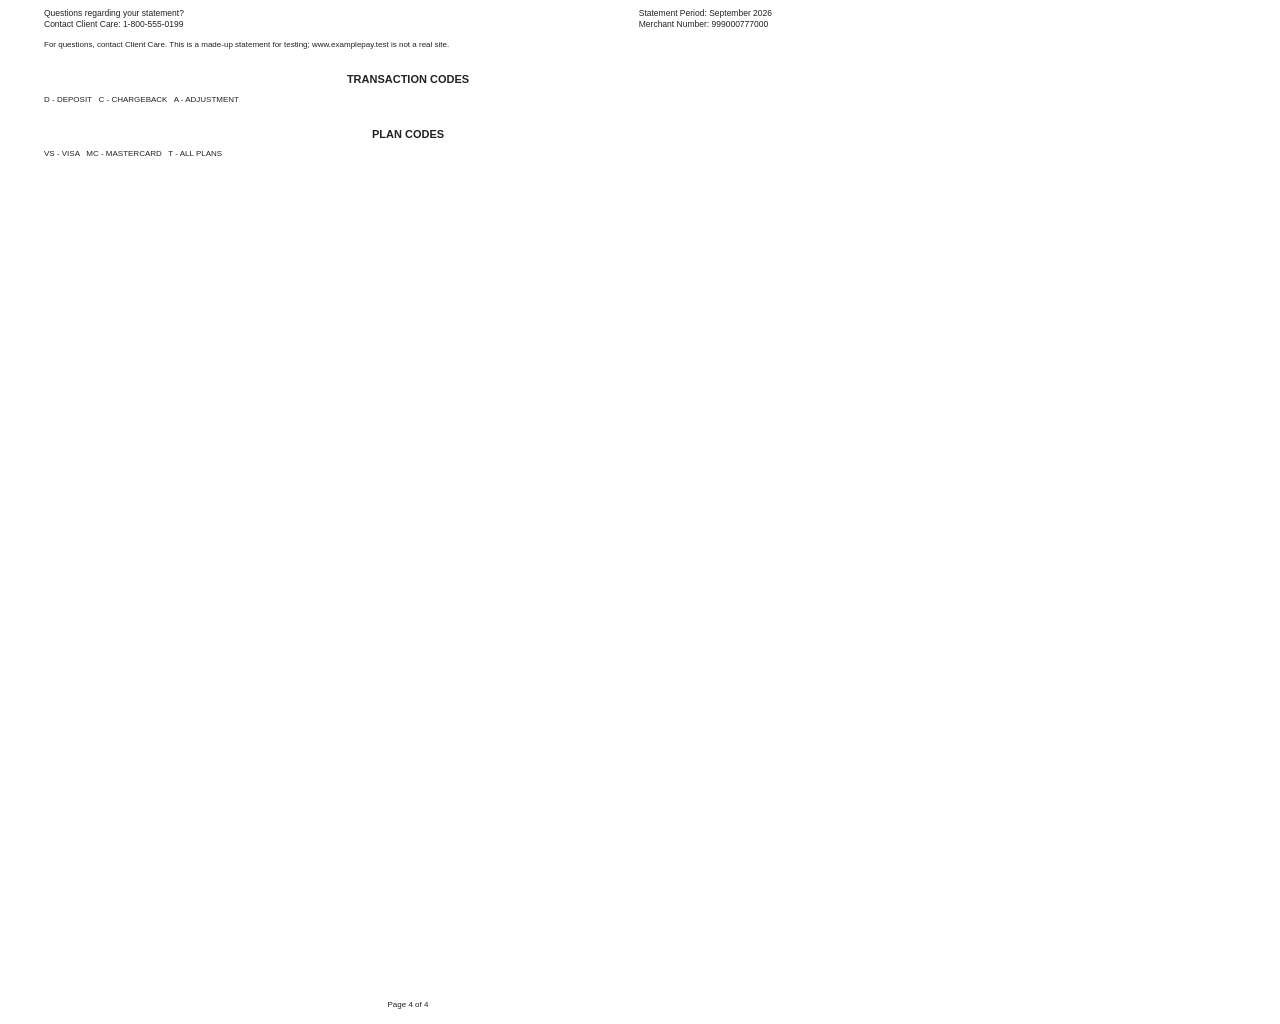
<file: sample/sample_statement_ca.html>
<!doctype html><html><head><meta charset="utf-8"><title>Sample TSYS-style statement</title><style>
@page { size: 8.5in 11in; margin: 0 }
* { box-sizing: border-box; margin: 0 }
body { font: 9px/1.3 Arial, Helvetica, sans-serif; color: #222 }
.page { width: 816px; height: 1056px; padding: 40px 44px; page-break-after: always; position: relative; overflow: hidden }
h1 { font-size: 14px; text-align: center; margin-bottom: 30px }
h2 { font-size: 11px; text-align: center; margin: 22px 0 8px }
.top { display: flex; justify-content: space-between; } .meta td { padding: 3px 6px }
.addr { margin: 30px 0 }
.qh { display: flex; justify-content: space-between; font-size: 8.5px; margin-bottom: 10px }
.pf { position: absolute; bottom: 14px; left: 0; right: 0; text-align: center; font-size: 8px }
.small { font-size: 8px; margin-top: 6px }
table { border-collapse: collapse; width: 100% }
td { padding: 3px 4px; vertical-align: middle }
thead td { font-weight: 700; vertical-align: bottom; border-bottom: 1px solid #999; font-size: 8.5px }
tr.tot td { font-weight: 700; border-top: 1px solid #999 }
td.r { text-align: right }
table.dep td:nth-child(n+5), table.cards td:nth-child(n+2), table.rates td:nth-child(n+2), table.other td:nth-child(n+2), table.fsum td:nth-child(n+2), table.emdr td:nth-child(n+2) { text-align: right }
table.cards td:first-child { width: 62px } table.rates td:first-child { width: 160px } table.cards thead td { white-space: normal }
</style></head><body><div class="page"><h1>MERCHANT PROCESSING STATEMENT</h1>
<div class="top"><div>Example Payments Canada<br>100 Sample Street, Suite 1<br>Toronto, Ontario M0M 0M0</div>
<table class="meta"><tr><td>STATEMENT PERIOD:</td><td>SEPTEMBER 2026</td></tr><tr><td>MERCHANT NUMBER:</td><td>999000777000</td></tr><tr><td>CONTACT CLIENT CARE:</td><td>1-800-555-0199</td></tr></table></div>
<p class="addr">LAKESHORE TILE &amp; STONE (SAMPLE)<br>45 SAMPLE AVE UNIT 2<br>MISSISSAUGA ON L0L 0L0</p>
<h2>DEPOSIT SUMMARY</h2>
<table class="dep"><thead><tr><td>Day</td><td>Reference Number</td><td>Tran Code*</td><td>Plan Code*</td><td>Number of Sales</td><td>Amount of Sales</td><td>Amount of Credits</td><td>Discount Paid</td><td>Net Deposit</td></tr></thead><tbody>
<tr><td>02</td><td>91000000100</td><td>D</td><td>T</td><td>01</td><td>$1,122.34</td><td>$.00</td><td>$.00</td><td>$1,122.34</td></tr><tr><td>03</td><td>91000000107</td><td>D</td><td>T</td><td>02</td><td>$2,967.41</td><td>$.00</td><td>$.00</td><td>$2,967.41</td></tr><tr><td>04</td><td>91000000114</td><td>D</td><td>T</td><td>03</td><td>$3,305.03</td><td>$.00</td><td>$.00</td><td>$3,305.03</td></tr><tr><td>08</td><td>91000000121</td><td>D</td><td>T</td><td>01</td><td>$1,944.96</td><td>$120.00</td><td>$.00</td><td>$1,824.96</td></tr><tr><td>09</td><td>91000000128</td><td>D</td><td>T</td><td>02</td><td>$2,984.66</td><td>$.00</td><td>$.00</td><td>$2,984.66</td></tr><tr><td>10</td><td>91000000135</td><td>D</td><td>T</td><td>03</td><td>$1,388.18</td><td>$.00</td><td>$.00</td><td>$1,388.18</td></tr><tr><td>11</td><td>91000000142</td><td>D</td><td>T</td><td>01</td><td>$1,782.16</td><td>$.00</td><td>$.00</td><td>$1,782.16</td></tr><tr><td>15</td><td>91000000149</td><td>D</td><td>T</td><td>02</td><td>$2,228.52</td><td>$.00</td><td>$.00</td><td>$2,228.52</td></tr><tr><td>16</td><td>91000000156</td><td>D</td><td>T</td><td>03</td><td>$2,234.58</td><td>$.00</td><td>$.00</td><td>$2,234.58</td></tr><tr><td>17</td><td>91000000163</td><td>D</td><td>T</td><td>01</td><td>$3,011.67</td><td>$210.00</td><td>$.00</td><td>$2,801.67</td></tr><tr><td>18</td><td>91000000170</td><td>D</td><td>T</td><td>02</td><td>$3,696.36</td><td>$.00</td><td>$.00</td><td>$3,696.36</td></tr><tr><td>22</td><td>91000000177</td><td>D</td><td>T</td><td>03</td><td>$2,797.38</td><td>$.00</td><td>$.00</td><td>$2,797.38</td></tr><tr><td>23</td><td>91000000184</td><td>D</td><td>T</td><td>01</td><td>$1,556.60</td><td>$.00</td><td>$.00</td><td>$1,556.60</td></tr><tr><td>24</td><td>91000000191</td><td>D</td><td>T</td><td>02</td><td>$1,607.20</td><td>$.00</td><td>$.00</td><td>$1,607.20</td></tr><tr><td>25</td><td>91000000198</td><td>D</td><td>T</td><td>03</td><td>$1,872.18</td><td>$.00</td><td>$.00</td><td>$1,872.18</td></tr><tr><td>29</td><td>91000000205</td><td>D</td><td>T</td><td>01</td><td>$2,941.64</td><td>$.00</td><td>$.00</td><td>$2,941.64</td></tr><tr><td>30</td><td>91000000212</td><td>D</td><td>T</td><td>05</td><td>$2,120.28</td><td>$.00</td><td>$.00</td><td>$2,120.28</td></tr>
<tr class="tot"><td>Deposit Totals</td><td></td><td></td><td></td><td>36</td><td>$39,561.15</td><td>$330.00</td><td>$.00</td><td>$39,231.15</td></tr></tbody></table>
<p class="small">* Transaction Codes and Plan Codes are described on the last page of this statement.</p><div class="pf">Page 1 of 4</div></div><div class="page"><div class="qh"><div>Questions regarding your statement?<br>Contact Client Care: 1-800-555-0199</div><div>Statement Period: September 2026<br>Merchant Number: 999000777000</div></div><h2>CARD TYPE SUMMARY</h2>
<table class="cards"><thead><tr><td>Card Type</td><td>Number of Sales</td><td>Sales</td><td>Number of Credits</td><td>Credits</td><td>Total Number of Items</td><td>Net Sales</td><td>Average Ticket</td><td>Disc Per Item</td><td>Disc %</td><td>Discount Due</td></tr></thead><tbody>
<tr><td>Visa</td><td>14</td><td>$18,420.50</td><td>1</td><td>$120.00</td><td>15</td><td>$18,300.50</td><td>$1,220.03</td><td>$.00</td><td>0.25</td><td>$46.35</td></tr><tr><td>Visa Debit</td><td>0</td><td>$.00</td><td>0</td><td>$.00</td><td>0</td><td>$.00</td><td>$.00</td><td>$.00</td><td>0.25</td><td>$.00</td></tr><tr><td>Visa Business</td><td>4</td><td>$6,880.00</td><td>0</td><td>$.00</td><td>4</td><td>$6,880.00</td><td>$1,720.00</td><td>$.00</td><td>0.25</td><td>$17.20</td></tr><tr><td>MasterCard</td><td>6</td><td>$5,310.40</td><td>0</td><td>$.00</td><td>6</td><td>$5,310.40</td><td>$885.07</td><td>$.00</td><td>0.25</td><td>$13.28</td></tr><tr><td>MasterCard Debit</td><td>0</td><td>$.00</td><td>0</td><td>$.00</td><td>0</td><td>$.00</td><td>$.00</td><td>$.00</td><td>0.25</td><td>$.00</td></tr><tr><td>MasterCard Business</td><td>0</td><td>$.00</td><td>0</td><td>$.00</td><td>0</td><td>$.00</td><td>$.00</td><td>$.00</td><td>0.25</td><td>$.00</td></tr><tr><td>American Express</td><td>0</td><td>$.00</td><td>0</td><td>$.00</td><td>0</td><td>$.00</td><td>$.00</td><td>$.00</td><td>0.00</td><td>$.00</td></tr><tr><td>Interac</td><td>12</td><td>$8,950.25</td><td>1</td><td>$210.00</td><td>13</td><td>$8,740.25</td><td>$672.33</td><td>$.00</td><td>0.00</td><td>$.00</td></tr>
<tr class="tot"><td>Total</td><td>36</td><td>$39,561.15</td><td>2</td><td>$330.00</td><td>38</td><td>$39,231.15</td><td>$1,032.40</td><td></td><td></td><td>$76.83</td></tr></tbody></table>
<h2>RATES &amp; FEES</h2>
<table class="rates"><thead><tr><td>Description</td><td>Rate %</td><td>Per Item</td><td>Number of Items</td><td>Amount</td><td>Total</td></tr></thead><tbody>
<tr><td>VS CA SMALL MERCHANT ELECTRONIC CGP NNSS</td><td>0.77 %</td><td>$.00</td><td>5</td><td>$4,210.50</td><td>$32.42</td></tr><tr><td>VS CA SMALL MERCHANT ELECTRONIC INF NNSS</td><td>0.99 %</td><td>$.00</td><td>6</td><td>$9,880.00</td><td>$97.81</td></tr><tr><td>VS CA SMALL MERCHANT CNP INF</td><td>1.55 %</td><td>$.00</td><td>2</td><td>$3,110.00</td><td>$48.21</td></tr><tr><td>VS CANADA STANDARD CREDIT</td><td>1.45 %</td><td>$.00</td><td>1</td><td>$1,220.00</td><td>$17.69</td></tr><tr><td>VS CANADA STANDARD BUSINESS</td><td>2.10 %</td><td>$.00</td><td>4</td><td>$6,880.00</td><td>$144.48</td></tr><tr><td>MC CA WORLD ELITE ELECTRONIC</td><td>1.56 %</td><td>$.00</td><td>3</td><td>$3,000.00</td><td>$46.80</td></tr><tr><td>MC CA CORE ELECTRONIC</td><td>0.92 %</td><td>$.00</td><td>3</td><td>$2,310.40</td><td>$21.26</td></tr><tr><td>VS ASSESSMENT</td><td>0.09 %</td><td>$.00</td><td></td><td>$25,300.50</td><td>$22.77</td></tr><tr><td>MC ASSESSMENT</td><td>0.09 %</td><td>$.00</td><td></td><td>$5,310.40</td><td>$4.78</td></tr><tr><td>PCI NON-COMPLIANCE ASSESSMENT FEE</td><td>0.15 %</td><td>$.00</td><td>38</td><td>$39,891.15</td><td>$59.84</td></tr><tr><td>INTERAC INTERCHANGE</td><td>0.00 %</td><td>$.00</td><td>12</td><td>$.00</td><td>$.00</td></tr>
<tr class="tot"><td></td><td></td><td></td><td colspan="2">Total Rates &amp; Fees Due</td><td>$496.06</td></tr></tbody></table><div class="pf">Page 2 of 4</div></div><div class="page"><div class="qh"><div>Questions regarding your statement?<br>Contact Client Care: 1-800-555-0199</div><div>Statement Period: September 2026<br>Merchant Number: 999000777000</div></div><h2>OTHER CHARGES</h2>
<table class="other"><thead><tr><td>Description</td><td>Number of Items</td><td>Per Item</td><td>Total</td></tr></thead><tbody>
<tr><td>MONTHLY STATEMENT FEE</td><td></td><td>$</td><td>$7.50</td></tr><tr><td>EQUIPMENT RENTAL FEE</td><td></td><td>$</td><td>$39.95</td></tr><tr><td>MC ACQUIRER LICENSE FEE</td><td></td><td>$</td><td>$.62</td></tr><tr><td>VISA DIRECT ACQ ASSESSMENT</td><td></td><td>$</td><td>$1.38</td></tr><tr><td>AMEX DIRECT ASSESSMENT</td><td></td><td>$</td><td>$.40</td></tr><tr><td>SAQ/SCAN INCOMPLETE</td><td></td><td>$</td><td>$29.99</td></tr><tr><td>GST/HST</td><td></td><td>$</td><td>$6.24</td></tr><tr><td>INTERAC DEBIT TRANSACTION FEE</td><td>13</td><td>$.050</td><td>$.65</td></tr><tr><td>BATCH FEE</td><td>18</td><td>$.050</td><td>$.95</td></tr>
<tr class="tot"><td></td><td colspan="2">Total Other Charges</td><td>$87.68</td></tr></tbody></table>
<h2>FEE SUMMARY</h2>
<table class="fsum"><thead><tr><td>Description</td><td>Amount</td><td>Total</td></tr></thead><tbody>
<tr><td>DISCOUNT TOTAL</td><td>$76.83</td><td></td></tr><tr><td>DISCOUNT PAID</td><td>$.00</td><td></td></tr>
<tr><td class="r">Net Discount Due</td><td></td><td>$76.83</td></tr>
<tr><td>RATES &amp; FEES TOTAL</td><td>$496.06</td><td></td></tr><tr><td>OTHER CHARGES TOTAL</td><td>$87.68</td><td></td></tr><tr><td>RATES &amp; FEES AND OTHER CHARGES PAID</td><td>$.00</td><td></td></tr>
<tr><td class="r">Net Rates &amp; Fees and Other Charges</td><td></td><td>$583.74</td></tr>
<tr class="tot"><td class="r">Total Amount Deducted</td><td></td><td>$660.57</td></tr></tbody></table>
<h2>EMDR CALCULATIONS</h2>
<table class="emdr"><thead><tr><td>Description</td><td>Volume</td><td>Discount</td><td>EMDR</td></tr></thead><tbody>
<tr><td>Visa</td><td>$25,420.50</td><td>$426.93</td><td>1.68 %</td></tr><tr><td>Visa Debit</td><td>$.00</td><td>$.00</td><td>0.00 %</td></tr><tr><td>Visa Prepaid</td><td>$.00</td><td>$.00</td><td>0.00 %</td></tr><tr><td>MasterCard</td><td>$5,310.40</td><td>$86.12</td><td>1.62 %</td></tr><tr><td>MasterCard Debit</td><td>$.00</td><td>$.00</td><td>0.00 %</td></tr><tr><td>MasterCard Prepaid</td><td>$.00</td><td>$.00</td><td>0.00 %</td></tr><tr><td>Interac</td><td>$9,160.25</td><td>$.65</td><td>0.007 %</td></tr></tbody></table>
<p class="small">EMDR = Effective Merchant Discount Rate</p><div class="pf">Page 3 of 4</div></div><div class="page"><div class="qh"><div>Questions regarding your statement?<br>Contact Client Care: 1-800-555-0199</div><div>Statement Period: September 2026<br>Merchant Number: 999000777000</div></div><p class="small">For questions, contact Client Care. This is a made-up statement for testing; www.examplepay.test is not a real site.</p>
<h2>TRANSACTION CODES</h2><p class="small">D - DEPOSIT &nbsp; C - CHARGEBACK &nbsp; A - ADJUSTMENT</p>
<h2>PLAN CODES</h2><p class="small">VS - VISA &nbsp; MC - MASTERCARD &nbsp; T - ALL PLANS</p><div class="pf">Page 4 of 4</div></div></body></html>
</file>
<file: console/style.css>
/* Money Snitch: a case file. Paper sheets pinned to a board, a manila folder for each check,
   "exhibit" labels in a typewriter face, numbers in a monospace. The theme stays in the labels
   and the paper; the charts themselves stay plain. Data colours are tokens: --pos/--neg for
   profit and loss (green and red: losses always sit left of zero or carry a minus sign, so colour is never the only cue), --mag
   for plain magnitudes like sales. */
:root {
  --board: #D9CAAC; --board-dot: rgba(90, 60, 25, .08);
  --paper: #D9CAAC; --card: #FFFDF8; --soft: #F3ECDD; --manila: #EBD9AE; --manila-ink: #5E4F2E;
  --ink: #1E1C18; --ink-2: #3B362E; --muted: #575046; --line: #E5DED0; --edge: #22201B;
  --accent: #D9A441; --accent-ink: #22201B; --stamp: #B8322A; --note: #FFF0A6; --note-ink: #3A3320;
  --pos: #237A45; --neg: #B8322A; --mag: #8C7F68; --cell: #F3ECDD; --grid: #ECE5D7; --axis: #C9BFA9;
  --warn: #6b4a00; --warn-bg: #FBF0D2;
  --shadow: 0 1px 0 rgba(0, 0, 0, .04), 0 6px 16px rgba(60, 40, 10, .16);
  --sans: "IBM Plex Sans", system-ui, -apple-system, "Segoe UI", sans-serif;
  --mono: "IBM Plex Mono", ui-monospace, monospace;
  --type: "Special Elite", "Courier New", monospace;
}
@media (prefers-color-scheme: dark) {
  :root {
    --board: #1C1915; --board-dot: rgba(255, 240, 210, .05);
    --paper: #1C1915; --card: #27231D; --soft: #312C24; --manila: #3E3523; --manila-ink: #E3D3A8;
    --ink: #F4EEE2; --ink-2: #DDD5C4; --muted: #B5AC97; --line: #3A342A; --edge: #EFE7D6;
    --accent: #E0B25A; --accent-ink: #1C1915; --stamp: #E8705F; --note: #5A4E22; --note-ink: #F6EDCB;
    --pos: #5CC285; --neg: #F07A68; --mag: #A3967C; --cell: #312C24; --grid: #353027; --axis: #5A5140;
    --warn: #f5d27a; --warn-bg: #3a2f12;
    --shadow: 0 1px 0 rgba(0, 0, 0, .3), 0 8px 18px rgba(0, 0, 0, .35);
  }
}
* { box-sizing: border-box; margin: 0; }
html { -webkit-text-size-adjust: 100%; }
body { background: var(--board) radial-gradient(var(--board-dot) 1px, transparent 1.6px) 0 0 / 6px 6px; color: var(--ink); font: 15.5px/1.55 var(--sans); }
a { color: var(--ink); font-weight: 600; text-underline-offset: 2px; }
.wrap { max-width: 1140px; margin: 0 auto; padding: 0 20px; }
.lbl, .tile .l { font: 600 12px/1.3 var(--mono); letter-spacing: .06em; text-transform: uppercase; color: var(--ink-2); }
.eyebrow { font: 13.5px/1.25 var(--type); letter-spacing: .06em; text-transform: uppercase; }

/* the top bar */
.topbar { position: sticky; top: 0; z-index: 20; background: #2B2721; color: #F1EADB; box-shadow: 0 2px 0 rgba(0, 0, 0, .15); }
.topbar .in { max-width: 1140px; margin: 0 auto; padding: 0 20px; height: 54px; display: flex; align-items: center; gap: 18px; }
.topbar a { color: #F1EADB; text-decoration: none; font-size: 14px; font-weight: 600; display: inline-flex; align-items: center; gap: 9px; }
.topbar .brand { font-size: 16.5px; font-weight: 700; margin-right: auto; }
.topbar .brand i { font: 14px var(--type); font-style: normal; border: 1.5px solid #F1EADB; padding: 0 5px; letter-spacing: .04em; }
.topbar .brand small { font-weight: 400; color: #D6CCB8; font-size: 13.5px; }
.topbar a:not(.brand):hover { text-decoration: underline; }
.pill { color: #F1EADB; }
.band { display: none; }

/* the case folder at the top */
.hero { position: relative; margin: 44px 0 6px; padding: 26px 26px 22px; background: var(--manila); border-radius: 0 8px 8px 8px; box-shadow: var(--shadow); }
.hero .eyebrow { position: absolute; bottom: 100%; left: 0; max-width: 100%; background: var(--manila); color: var(--manila-ink); border-radius: 8px 8px 0 0;
  padding: 7px 16px 2px; white-space: nowrap; overflow: hidden; text-overflow: ellipsis; }
h1 { font: 700 clamp(2rem, 5vw, 3.1rem)/1.05 var(--sans); letter-spacing: -.03em; margin: 2px 0 10px; }
h1 .hl { color: var(--stamp); }
.hero .lead { color: var(--ink-2); }
.lead { color: var(--ink); font-size: 1.1rem; max-width: 50rem; }
.stamp { display: inline-block; font: 16px/1 var(--type); letter-spacing: .08em; text-transform: uppercase; color: var(--stamp); border: 2px solid var(--stamp);
  padding: 5px 9px 4px; border-radius: 3px; transform: rotate(-3deg); opacity: .85; white-space: nowrap; }
.hero .stamp { position: absolute; top: 18px; right: 22px; transform: rotate(5deg); }
.start { display: flex; gap: 14px; flex-wrap: wrap; align-items: stretch; margin-top: 20px; }
.btn { font: 600 15px var(--sans); padding: 12px 20px; border: 1.5px solid var(--ink); border-radius: 8px; background: var(--card); color: var(--ink); cursor: pointer; transition: transform .15s, box-shadow .15s; }
.btn.primary { background: var(--ink); color: var(--card); }
.btn:hover:enabled { transform: translateY(-1px); box-shadow: 0 4px 10px rgba(40, 25, 5, .18); }
.btn:disabled { opacity: .5; cursor: not-allowed; }
.drop { flex: 1 1 300px; display: flex; flex-direction: column; justify-content: center; gap: 2px; padding: 12px 18px; border: 1.5px dashed var(--muted); border-radius: 8px; background: var(--card); cursor: pointer; transition: background .15s, border-color .15s; }
.drop.over, .drop:hover { background: var(--soft); border-color: var(--ink); }
.drop input { position: absolute; width: 1px; height: 1px; opacity: 0; }
.drop:focus-within { outline: 2px solid var(--ink); outline-offset: 2px; }
.drop span { font-size: 14px; color: var(--ink-2); }
.status { min-height: 1.5em; margin: 12px 2px 0; font-size: 15px; color: var(--ink); }
.status.bad { color: var(--neg); }
/* Bouncing bars while something is loading. Adapted from a loader on Uiverse.io by
   satyamchaudharydev (MIT). */
.status.working { display: flex; align-items: center; gap: 10px; color: var(--ink); font-weight: 600; }
.loading-bars { display: inline-flex; align-items: flex-end; gap: 3px; height: 18px; flex: none; }
.loading-bars i { width: 5px; height: 9px; background: var(--ink); border-radius: 1px; transform-origin: bottom; animation: loading-bars-grow 1s ease-in-out infinite; }
.loading-bars i:nth-child(2) { animation-delay: .15s; background: var(--stamp); }
.loading-bars i:nth-child(3) { animation-delay: .3s; }
.loading-bars i:nth-child(4) { animation-delay: .45s; background: var(--stamp); }
@keyframes loading-bars-grow { 0%, 100% { transform: scaleY(1); } 50% { transform: scaleY(1.9); } }
.status.ok { display: flex; align-items: center; gap: 8px; color: var(--ink); font-weight: 600; }
.done-tick { display: inline-grid; place-items: center; width: 18px; height: 18px; flex: none; border-radius: 50%; background: var(--pos); color: #fff; font-size: 11px; font-weight: 800; }
.sk { border-radius: 4px; background: linear-gradient(90deg, var(--line) 0%, var(--cell) 50%, var(--line) 100%) 0 0 / 200% 100%; animation: sk-shimmer 1.3s ease-in-out infinite; }
.sk-line { height: 12px; margin: 8px 0; }
.sk-line.short { width: 45%; }
.sk-line.big { height: 26px; width: 70%; }
.sk-chart { height: 180px; margin-top: 14px; border-radius: 6px; }
@keyframes sk-shimmer { to { background-position: -200% 0; } }
@media (prefers-reduced-motion: reduce) { .sk { animation: none; } .loading-bars i { animation-duration: 2.4s; } }

/* paper sheets: every panel, card and tile */
.panel, .card, .tile, .findings, .steps > div, .check, .needs-body { background: var(--card); border-radius: 4px; box-shadow: var(--shadow); }
.panel { margin: 22px 0; padding: 20px 22px; }
.panel h2 { font: 700 1.4rem var(--sans); letter-spacing: -.02em; }
.sub { color: var(--ink-2); font-size: 15px; margin: 4px 0 14px; }
.needs { margin: 14px 0 0; font-size: 15px; color: var(--ink); max-width: 50rem; }
.needs summary { cursor: pointer; font-weight: 600; color: var(--ink); width: fit-content; }
.needs-body { margin-top: 8px; padding: 12px 16px; }
.needs-body p { margin: 0 0 6px; }
.needs-body ul { margin: 0 0 8px; padding-left: 20px; }
.needs-body li { margin: 2px 0; }
.btn.small { display: inline-block; font-size: 14px; padding: 7px 14px; text-decoration: none; margin-top: 4px; }
/* matching columns */
.map-summary { font-size: 14px; color: var(--ink-2); margin: 0 0 10px; }
.map-head, .map-row { display: grid; grid-template-columns: 26px minmax(0, 1.15fr) 26px minmax(0, 1fr); gap: 10px; align-items: center; }
.map-head { font: 600 12px var(--mono); letter-spacing: .06em; text-transform: uppercase; color: var(--muted); padding: 0 0 4px; }
.map-grid { display: grid; gap: 0; }
.map-row { padding: 8px 0; border-top: 1px solid var(--line); }
.map-state { width: 20px; height: 20px; border-radius: 50%; display: grid; place-items: center; font-size: 11px; font-weight: 800; border: 2px solid var(--axis); color: var(--muted); }
.map-row.ok .map-state { background: var(--pos); border-color: var(--pos); color: #fff; }
.map-row.missing .map-state { background: var(--neg); border-color: var(--neg); color: #fff; }
.map-yours { min-width: 0; display: grid; gap: 3px; }
.map-yours select { width: 100%; min-width: 0; }
.map-row .ex { font-size: 12px; color: var(--muted); min-height: 1em; white-space: nowrap; overflow: hidden; text-overflow: ellipsis; }
.map-arrow { color: var(--muted); font-size: 18px; text-align: center; }
.map-field { min-width: 0; font-size: 14px; }
.map-field b { color: var(--ink); }
.map-field em { font-style: normal; font-size: 11px; font-weight: 700; margin-left: 4px; color: var(--muted); }
.map-row.missing .map-field em { color: var(--neg); }
.map-field small { display: block; font-size: 12px; color: var(--muted); }
@media (max-width: 620px) {
  .map-head { display: none; }
  .map-row { grid-template-columns: 26px minmax(0, 1fr); grid-template-areas: "s f" ". y"; }
  .map-row .map-state { grid-area: s; } .map-row .map-field { grid-area: f; } .map-row .map-yours { grid-area: y; } .map-row .map-arrow { display: none; }
}
select { font: 500 14px var(--sans); padding: 7px 8px; border: 1px solid var(--axis); border-radius: 6px; background: var(--card); color: var(--ink); }
.map-opts { display: flex; flex-wrap: wrap; gap: 10px 22px; margin: 14px 0 6px; font-size: 14px; color: var(--ink-2); align-items: center; }
.map-opts label { display: inline-flex; gap: 6px; align-items: center; margin-left: 6px; }
.warn { min-height: 1.3em; font-size: 13.5px; color: var(--warn); margin: 6px 0 12px; }

/* the dashboard */
#dash { margin-top: 20px; }
.check { padding: 14px 18px; font-size: 15px; margin-bottom: 14px; border-top: 4px solid var(--manila); }
.check .lbl { display: block; margin-bottom: 4px; }
.check p { margin-bottom: 4px; }
.link { background: none; border: 0; padding: 0; font: 600 13px var(--sans); color: var(--ink); text-decoration: underline; cursor: pointer; }
.filters { display: flex; flex-wrap: wrap; justify-content: space-between; gap: 10px; align-items: center; margin-bottom: 14px; position: sticky; top: 54px; z-index: 10;
  background: var(--board) radial-gradient(var(--board-dot) 1px, transparent 1.6px) 0 0 / 6px 6px; padding: 8px 0; }
.range { display: flex; flex-wrap: wrap; gap: 8px; align-items: center; font-size: 14px; color: var(--ink); }
.presets { display: inline-flex; gap: 6px; flex-wrap: wrap; }
.presets button, .chip { font: 500 13px var(--sans); padding: 5px 11px; border: 1px solid var(--axis); border-radius: 6px; background: var(--card); color: var(--ink); cursor: pointer; }
.presets button:hover { border-color: var(--ink); }
.chips { display: flex; flex-wrap: wrap; gap: 6px; align-items: center; }
.chip { background: var(--note); color: var(--note-ink); border-color: transparent; }
.hint { font-size: 14px; color: var(--ink); font-weight: 500; }
.kpis { display: grid; grid-template-columns: repeat(5, minmax(0, 1fr)); gap: 12px; margin-bottom: 18px; }
.tile { padding: 13px 15px; min-width: 0; }
.tile .v { font: 600 1.6rem/1.2 var(--mono); letter-spacing: -.04em; font-variant-numeric: tabular-nums; margin-top: 4px; }
.tile .dl { font-size: 13.5px; min-height: 1.2em; }
.tile .v.neg { color: var(--neg); }
.tile .d { font-weight: 600; font-family: var(--mono); }
.tile .d.up { color: var(--pos); } .tile .d.down { color: var(--neg); }
.tile small { color: var(--ink-2); }

/* the evidence: each finding is a pinned sheet, with a note on what to check next */
.findings { background: none; box-shadow: none; margin-bottom: 20px; }
.findings:empty { display: none; }
.ev-head { display: flex; align-items: center; justify-content: space-between; gap: 12px; flex-wrap: wrap; margin-bottom: 14px; }
.ev-head h3 { font: 700 1.25rem var(--sans); letter-spacing: -.01em; }
.ev-head .stamp { transform: rotate(-2deg); }
.evidence { display: grid; grid-template-columns: repeat(auto-fit, minmax(250px, 1fr)); gap: 18px; align-items: start; }
.ev { position: relative; background: var(--card); border-radius: 4px; box-shadow: var(--shadow); padding: 16px 16px 12px; min-width: 0; }
.ev::before { content: ""; position: absolute; top: -6px; left: 50%; width: 12px; height: 12px; margin-left: -6px; border-radius: 50%;
  background: radial-gradient(circle at 35% 30%, #E9796D, #A3271F 60%); box-shadow: 0 2px 2px rgba(0, 0, 0, .3); }
.ev .amt { font: 600 1.55rem/1.15 var(--mono); letter-spacing: -.04em; color: var(--neg); margin: 6px 0 4px; font-variant-numeric: tabular-nums; }
.ev p { font-size: 15px; color: var(--ink); }
.ev .see { display: inline-block; margin-top: 8px; font-size: 14px; }
.pnote { margin-top: 10px; }
.pnote summary { cursor: pointer; font-size: 14px; font-weight: 600; color: var(--ink); list-style: none; display: inline-flex; gap: 6px; align-items: center; }
.pnote summary::-webkit-details-marker { display: none; }
.pnote summary::before { content: ""; width: 9px; height: 9px; border-radius: 50%; background: radial-gradient(circle at 35% 30%, #F0D36A, #B8902A 65%); }
.pnote[open] summary { color: var(--ink-2); }
.pnote p { position: relative; margin-top: 10px; background: var(--note); color: var(--note-ink); padding: 12px 13px 11px; font-size: 14.5px; line-height: 1.5;
  max-width: 36rem; transform: rotate(-.6deg); box-shadow: 0 3px 8px rgba(60, 40, 10, .2); animation: note-in .18s ease-out; }
@keyframes note-in { from { opacity: 0; transform: rotate(-3deg) translateY(-4px); } }
@media (prefers-reduced-motion: reduce) { .pnote p { animation: none; } }
.findings .fine { font-size: 13.5px; color: var(--ink); margin-top: 14px; font-weight: 500; }

/* exhibits: every chart card gets a typed label */
.grid { display: grid; grid-template-columns: repeat(2, minmax(0, 1fr)); gap: 18px; align-items: start; counter-reset: exhibit; }
.card { padding: 18px 20px; min-width: 0; scroll-margin-top: 130px; }
.card:empty { display: none; }
.card.wide { grid-column: 1 / -1; }
.card:not(:empty) { counter-increment: exhibit; }
.card-head::before { content: "Exhibit " counter(exhibit, upper-alpha); display: block; font: 600 12px var(--mono); letter-spacing: .08em; text-transform: uppercase; color: var(--stamp); margin-bottom: 4px; }
.card-head h3 { font: 700 1.2rem var(--sans); letter-spacing: -.01em; }
.card-head p { font-size: 14.5px; color: var(--ink-2); margin: 3px 0 12px; }
.chart-label { font-size: 13.5px; font-weight: 600; color: var(--ink); margin: 8px 0 2px; }
.empty { color: var(--muted); font-size: 14px; }

/* charts */
svg.chart { display: block; width: 100%; height: auto; overflow: visible; }
svg.chart .grid { stroke: var(--grid); }
svg.chart .grid.zero, svg.chart .axis { stroke: var(--axis); }
svg.chart .tick { fill: var(--ink-2); font: 12px var(--sans); }
svg.chart .note { fill: var(--ink); font: 600 12.5px var(--sans); }
svg.chart .bar.pos, svg.chart .mk.pos { fill: var(--pos); }
svg.chart .bar.neg, svg.chart .mk.neg { fill: var(--neg); }
svg.chart .bar.mag { fill: var(--mag); }
svg.chart .bar { cursor: pointer; }
svg.chart .bar:hover, svg.chart .bar:focus { opacity: .75; outline: none; }
svg.chart .line { fill: none; stroke: var(--ink); stroke-width: 1.8; }
svg.chart .mk { stroke: var(--card); stroke-width: 2; }
svg.chart .hit { fill: transparent; cursor: pointer; }
svg.chart .pt:focus { outline: none; }
svg.chart .pt:focus .mk, svg.chart .pt:hover .mk { r: 6; }
svg.chart .loss-zone { fill: color-mix(in oklab, var(--neg) 9%, transparent); }
svg.chart .mark { stroke: var(--ink-2); stroke-dasharray: 3 3; }
svg.chart .hitband { fill: transparent; cursor: pointer; }
svg.chart .hitband:hover, svg.chart .hitband:focus { fill: color-mix(in oklab, var(--ink) 6%, transparent); outline: none; }
.hbars { display: grid; gap: 2px; }
.hrow { display: grid; grid-template-columns: minmax(0, 150px) minmax(0, 1fr) 74px; gap: 10px; align-items: center; padding: 5px 4px; border-radius: 4px; cursor: pointer; font-size: 14.5px; }
.hrow:hover, .hrow:focus, .hrow.on { background: var(--soft); outline: none; }
.hrow.on .hl { font-weight: 700; }
.hl { white-space: nowrap; overflow: hidden; text-overflow: ellipsis; }
.track { position: relative; height: 14px; }
.track .zero { position: absolute; left: 50%; top: -3px; bottom: -3px; width: 1px; background: var(--axis); }
.track .fill { position: absolute; top: 2px; height: 10px; border-radius: 2px; }
.fill.pos { background: var(--pos); } .fill.neg { background: var(--neg); } .fill.mag { background: var(--mag); }
.hv { text-align: right; font: 600 14px var(--mono); font-variant-numeric: tabular-nums; color: var(--ink-2); }
.heat-wrap { overflow-x: auto; }
table.heat { border-collapse: separate; border-spacing: 3px; width: 100%; font-size: 13px; font-variant-numeric: tabular-nums; }
table.heat th { font-weight: 600; color: var(--ink-2); text-align: left; padding: 4px 6px; white-space: nowrap; }
table.heat thead th { text-align: center; }
table.heat td { text-align: center; padding: 10px 6px; border-radius: 3px; color: var(--ink); cursor: pointer; font: 500 13px var(--mono); }
table.heat td:hover, table.heat td:focus { outline: 2px solid var(--ink); outline-offset: -1px; }
table.heat td.none { color: var(--muted); cursor: default; background: none; }
.tablewrap { overflow-x: auto; }
table.data { border-collapse: collapse; width: 100%; font-size: 14.5px; }
table.data th, table.data td { padding: 8px 8px; border-bottom: 1px solid var(--line); text-align: left; }
table.data th { font: 600 12px var(--mono); letter-spacing: .04em; text-transform: uppercase; color: var(--ink-2); border-bottom: 1.5px solid var(--ink); }
table.data .n { text-align: right; font-family: var(--mono); font-variant-numeric: tabular-nums; white-space: nowrap; }
table.data .neg { color: var(--neg); font-weight: 600; }
table.data tbody tr { cursor: pointer; }
table.data tbody tr:hover, table.data tbody tr:focus { background: var(--soft); outline: none; }
details.sql { margin-top: 12px; border-top: 1px dashed var(--line); padding-top: 8px; }
details.sql summary { cursor: pointer; font-size: 14px; font-weight: 600; color: var(--ink); }
details.sql pre { margin-top: 8px; background: var(--soft); border-radius: 4px; padding: 12px; overflow-x: auto; font: 12.5px/1.5 var(--mono); white-space: pre-wrap; color: var(--ink); }
.tip { position: absolute; z-index: 50; max-width: 280px; background: var(--ink); color: var(--card); font-size: 12.5px; line-height: 1.45; padding: 8px 10px; border-radius: 6px; pointer-events: none; }

.how { margin: 40px 0 10px; }
.how h2 { font: 700 1.4rem var(--sans); margin-bottom: 12px; }
.steps { display: grid; grid-template-columns: repeat(4, 1fr); gap: 14px; }
.steps > div { padding: 14px 15px; }
.steps i { font: 600 12px var(--mono); font-style: normal; display: block; color: var(--stamp); letter-spacing: .06em; margin-bottom: 4px; }
.steps i::before { content: "Step "; }
.steps b { display: block; font: 600 1rem var(--sans); }
.steps span { font-size: 14.5px; color: var(--ink-2); }
.note { color: var(--ink); font-size: 14.5px; margin-top: 12px; }
.foot { padding: 30px 20px 44px; color: var(--ink); font-size: 14px; }

@media (max-width: 960px) { .kpis { grid-template-columns: repeat(3, minmax(0, 1fr)); } .steps { grid-template-columns: 1fr 1fr; } }
@media (max-width: 760px) { .grid { grid-template-columns: minmax(0, 1fr); } .card.wide { grid-column: auto; } }
@media (max-width: 520px) {
  .wrap, .topbar .in { padding-left: 16px; padding-right: 16px; }
  .topbar .pill, .topbar .brand small { display: none; }
  .hero { padding: 22px 18px 18px; }
  .hero .stamp { position: static; margin-bottom: 8px; transform: rotate(-2deg); }
  .kpis { grid-template-columns: 1fr 1fr; }
  .kpis .tile:last-child:nth-child(odd) { grid-column: 1 / -1; }
  .tile .v { font-size: 1.35rem; }
  .hrow { grid-template-columns: minmax(0, 1fr) auto; grid-template-areas: "l v" "t t"; gap: 2px 8px; }
  .hrow .hl { grid-area: l; } .hrow .hv { grid-area: v; } .hrow .track { grid-area: t; }
  .filters { position: static; }
  .steps { grid-template-columns: 1fr; }
}
@media (prefers-reduced-motion: reduce) { * { transition: none !important; } }
</file>
<file: fees/fees.css>
/* Card fees tab and the two tabs. Builds on console/style.css. Who-gets-the-money colours:
   the two pass-through parts are quiet slates, the negotiable part is the project's amber. */
:root { --c-bank: #5C6577; --c-net: #A9B0BD; --ok: #237A45; --bad: #B8322A; --info: #2E5E8C; }
@media (prefers-color-scheme: dark) {
  :root { --c-bank: #8E98AD; --c-net: #4F5767; --ok: #6FC08F; --bad: #E8705F; --info: #6FA3D6; }
}

/* tabs: two index cards inside the case folder */
.tabs { display: grid; grid-template-columns: 1fr 1fr; gap: 12px; margin: 18px 0 2px; }
.tabs [role="tab"] { text-align: left; font: inherit; color: var(--ink); background: color-mix(in oklab, var(--card) 60%, transparent); border: 0; border-radius: 4px;
  border-top: 3px solid transparent; padding: 12px 16px; cursor: pointer; display: grid; gap: 2px; transition: background .15s, box-shadow .15s; }
.tabs [role="tab"] b { font: 600 1.05rem var(--sans); }
.tabs [role="tab"] span { font-size: 14px; color: var(--ink-2); }
.tabs [role="tab"]:hover { background: color-mix(in oklab, var(--card) 75%, transparent); }
.tabs [role="tab"][aria-selected="true"] { background: var(--card); border-top-color: var(--stamp); box-shadow: var(--shadow); }
.tabs [role="tab"]:focus-visible { outline: 2px solid var(--ink); outline-offset: 2px; }
[role="tabpanel"] > .lead { margin-top: 18px; color: var(--ink); }

/* summary: the fee case file */
#fee-dash { margin-top: 20px; }
.fee-summary { background: var(--card); border-radius: 4px; padding: 18px 20px; box-shadow: var(--shadow); margin-bottom: 18px; border-top: 4px solid var(--manila); }
.fee-summary p { margin: 6px 0; color: var(--ink-2); max-width: 62rem; }
.fee-summary .kicker { font: 600 12px var(--mono); letter-spacing: .05em; text-transform: uppercase; color: var(--ink-2); margin-top: 0; }
.fee-summary .headline { font: 600 1.25rem/1.4 var(--sans); color: var(--ink); }
.fee-summary b { color: var(--ink); }
.verdict { font-size: 14px; padding: 9px 12px; border-radius: 4px; border-left: 3px solid var(--ink); }
.verdict.good { background: color-mix(in oklab, var(--ok) 10%, var(--card)); border-left-color: var(--ok); }
.verdict.warn { background: var(--warn-bg); border-left-color: var(--stamp); }
.fee-kpis { grid-template-columns: repeat(4, minmax(0, 1fr)); margin: 14px 0 0; }
.fee-kpis .tile { box-shadow: none; background: var(--soft); }
.tile.hot { background: var(--note) !important; color: var(--note-ink); }
.tile.hot .l, .tile.hot .dl { color: var(--note-ink); }
.both { background: var(--note); color: var(--note-ink); border-radius: 4px; padding: 12px 14px; font-size: 14.5px; margin-bottom: 18px; box-shadow: var(--shadow); transform: rotate(-.3deg); }

/* where the fees went */
.split { display: flex; height: 30px; border-radius: 4px; overflow: hidden; }
.split i { display: block; min-width: 3px; cursor: default; }
.split i + i { border-left: 2px solid var(--card); }
.split i:focus { outline: 3px solid var(--ink); outline-offset: -3px; }
.legend { display: grid; grid-template-columns: repeat(auto-fit, minmax(220px, 1fr)); gap: 8px 18px; margin-top: 12px; }
.legend > div { display: grid; grid-template-columns: 14px 1fr auto; gap: 0 8px; align-items: baseline; font-size: 14px; }
.legend small { grid-column: 2 / -1; color: var(--ink-2); font-size: 13.5px; }
.legend .amt { font: 600 14px var(--mono); font-variant-numeric: tabular-nums; }
.sw { display: inline-block; width: 12px; height: 12px; border-radius: 2px; margin-right: 6px; vertical-align: -1px; }
.legend .sw { margin: 0; }

/* findings: numbered exhibits, each with a pinned note on what to ask */
.flist { list-style: none; padding: 0; display: grid; gap: 12px; counter-reset: f; }
.flist li { counter-increment: f; position: relative; background: var(--soft); border-radius: 4px; border-left: 4px solid var(--c-net); padding: 12px 14px 10px; }
.flist li::before { content: "Count " counter(f); display: block; font: 600 12px var(--mono); letter-spacing: .08em; text-transform: uppercase; color: var(--stamp); margin-bottom: 2px; }
.flist li.k-overcharge, .flist li.k-downgrade { border-left-color: var(--neg); }
.flist li.k-markup, .flist li.k-fixed { border-left-color: var(--accent); }
.flist li.k-habit { border-left-color: var(--pos); }
.flist .ft { display: flex; justify-content: space-between; gap: 10px; align-items: baseline; }
.flist .ft b { font-size: 15px; }
.flist .amt { font: 600 1.05rem var(--mono); white-space: nowrap; font-variant-numeric: tabular-nums; color: var(--neg); }
.flist .amt small { font: 500 12px var(--sans); color: var(--muted); }
.flist p { font-size: 15px; color: var(--ink); margin-top: 3px; }
.flist .pnote p { color: var(--note-ink); }

/* checks */
.checks { list-style: none; padding: 0; display: grid; gap: 6px; }
.checks li { display: grid; grid-template-columns: 24px 1fr; gap: 8px; font-size: 14.5px; }
.checks .mark { width: 22px; height: 22px; border-radius: 50%; display: grid; place-items: center; font-weight: 800; color: var(--card); font-size: 13px; }
.checks .ok .mark { background: var(--ok); } .checks .bad .mark { background: var(--bad); }
.checks small { display: block; color: var(--ink-2); font-size: 13px; overflow-wrap: anywhere; }
.checks .bad b { color: var(--bad); }
.fine { font-size: 12px; color: var(--muted); margin-top: 8px; }
.fine a { font-weight: 500; }

/* tables */
.chipbar { display: flex; flex-wrap: wrap; gap: 6px; margin-bottom: 8px; }
.chipbar .chip { background: var(--card); color: var(--ink); }
.chipbar .chip.on { background: var(--ink); color: var(--card); border-color: var(--ink); }
.chipbar .chip span { font-weight: 500; opacity: .75; }
table.fees-t td { vertical-align: top; }
table.fees-t td:first-child { min-width: 180px; }
table.fees-t tbody tr { cursor: default; }
.sub2 { display: block; font-size: 11.5px; color: var(--muted); font-weight: 500; }
.badge { display: inline-block; font-size: 11.5px; font-weight: 600; padding: 1px 7px; border-radius: 3px; white-space: nowrap; border: 1.5px solid currentColor; }
.badge.ok { color: var(--ok); } .badge.bad { color: var(--bad); } .badge.info { color: var(--info); } .badge.none { color: var(--muted); }
#f-lines .tablewrap, #f-rates .tablewrap { max-height: 520px; overflow-y: auto; }
#f-lines thead th, #f-rates thead th { position: sticky; top: 0; background: var(--card); }

/* what if, and the quick check */
.wi, .quick-grid { display: grid; grid-template-columns: repeat(auto-fit, minmax(170px, 1fr)); gap: 10px 16px; }
.wi label, .quick-grid label { display: grid; gap: 4px; font-size: 13px; font-weight: 600; color: var(--ink-2); }
.money-in { display: flex; align-items: center; border: 1px solid var(--axis); border-radius: 6px; background: var(--card); overflow: hidden; }
.money-in i { font-style: normal; padding: 0 8px; color: var(--muted); font-weight: 700; }
.money-in input { flex: 1; min-width: 0; border: 0; background: transparent; color: var(--ink); font: 600 15px var(--mono); padding: 8px 8px 8px 0; font-variant-numeric: tabular-nums; }
.money-in input:focus { outline: none; } .money-in:focus-within { outline: 2px solid var(--ink); outline-offset: 1px; }
.wi-out, .quick-out { margin-top: 12px; font-size: 15px; min-height: 1.4em; }
.quick-out .fine { display: block; }
#quick { margin-top: 26px; }

@media (max-width: 760px) { .fee-kpis { grid-template-columns: 1fr 1fr; } }
@media (max-width: 520px) { .tabs { grid-template-columns: 1fr; } .tabs [role="tab"] span { font-size: 12.5px; } .fee-summary .headline { font-size: 1.1rem; } }

.sample-pair { display: flex; flex-direction: column; gap: 10px; }
.q-found { margin-top: 12px; background: var(--warn-bg); border-radius: 4px; padding: 10px 14px; font-size: 14px; }
.q-found ul { margin: 4px 0 0; padding-left: 18px; }
.q-found li { overflow-wrap: anywhere; }
@media (max-width: 520px) { table.fees-t td:first-child { min-width: 128px; } table.fees-t { font-size: 12.5px; } }
.fee-summary .gen { font-size: 13.5px; background: var(--soft); border-radius: 4px; padding: 8px 12px; overflow-wrap: anywhere; }
</file>
